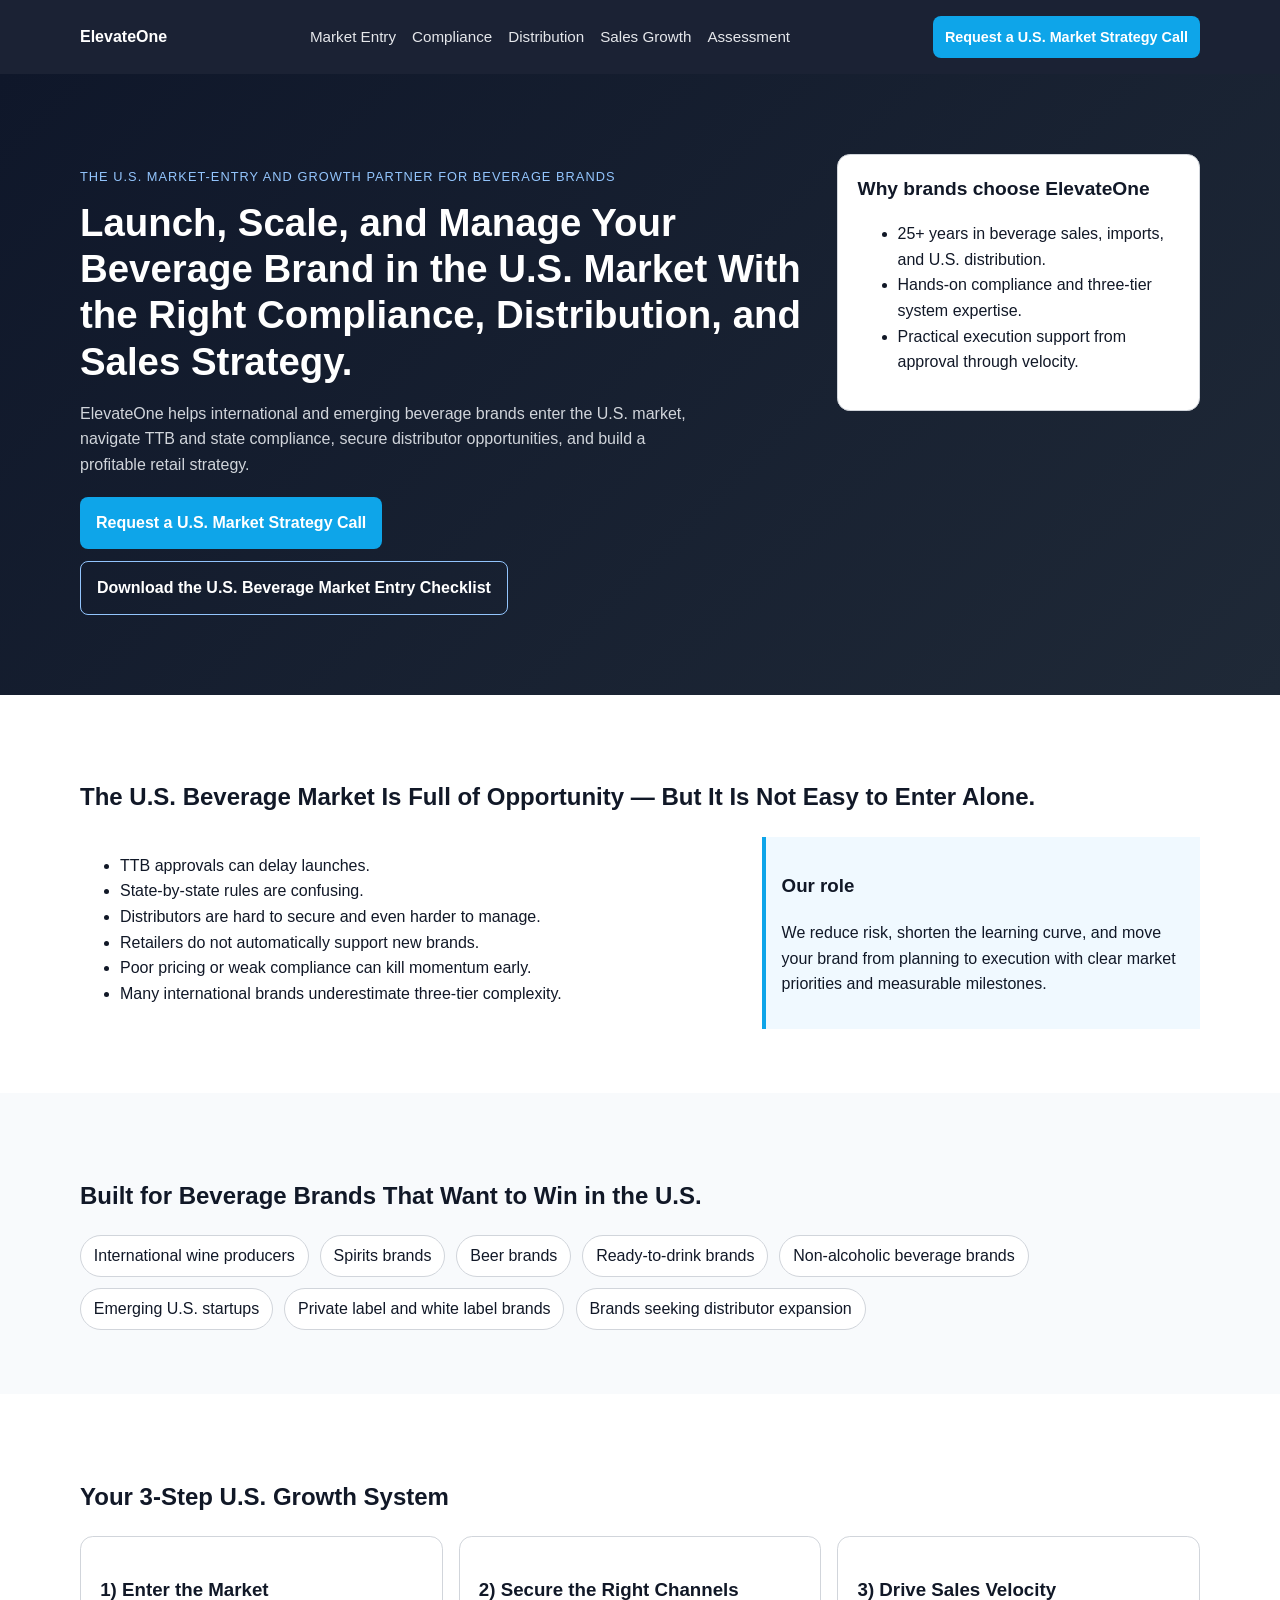
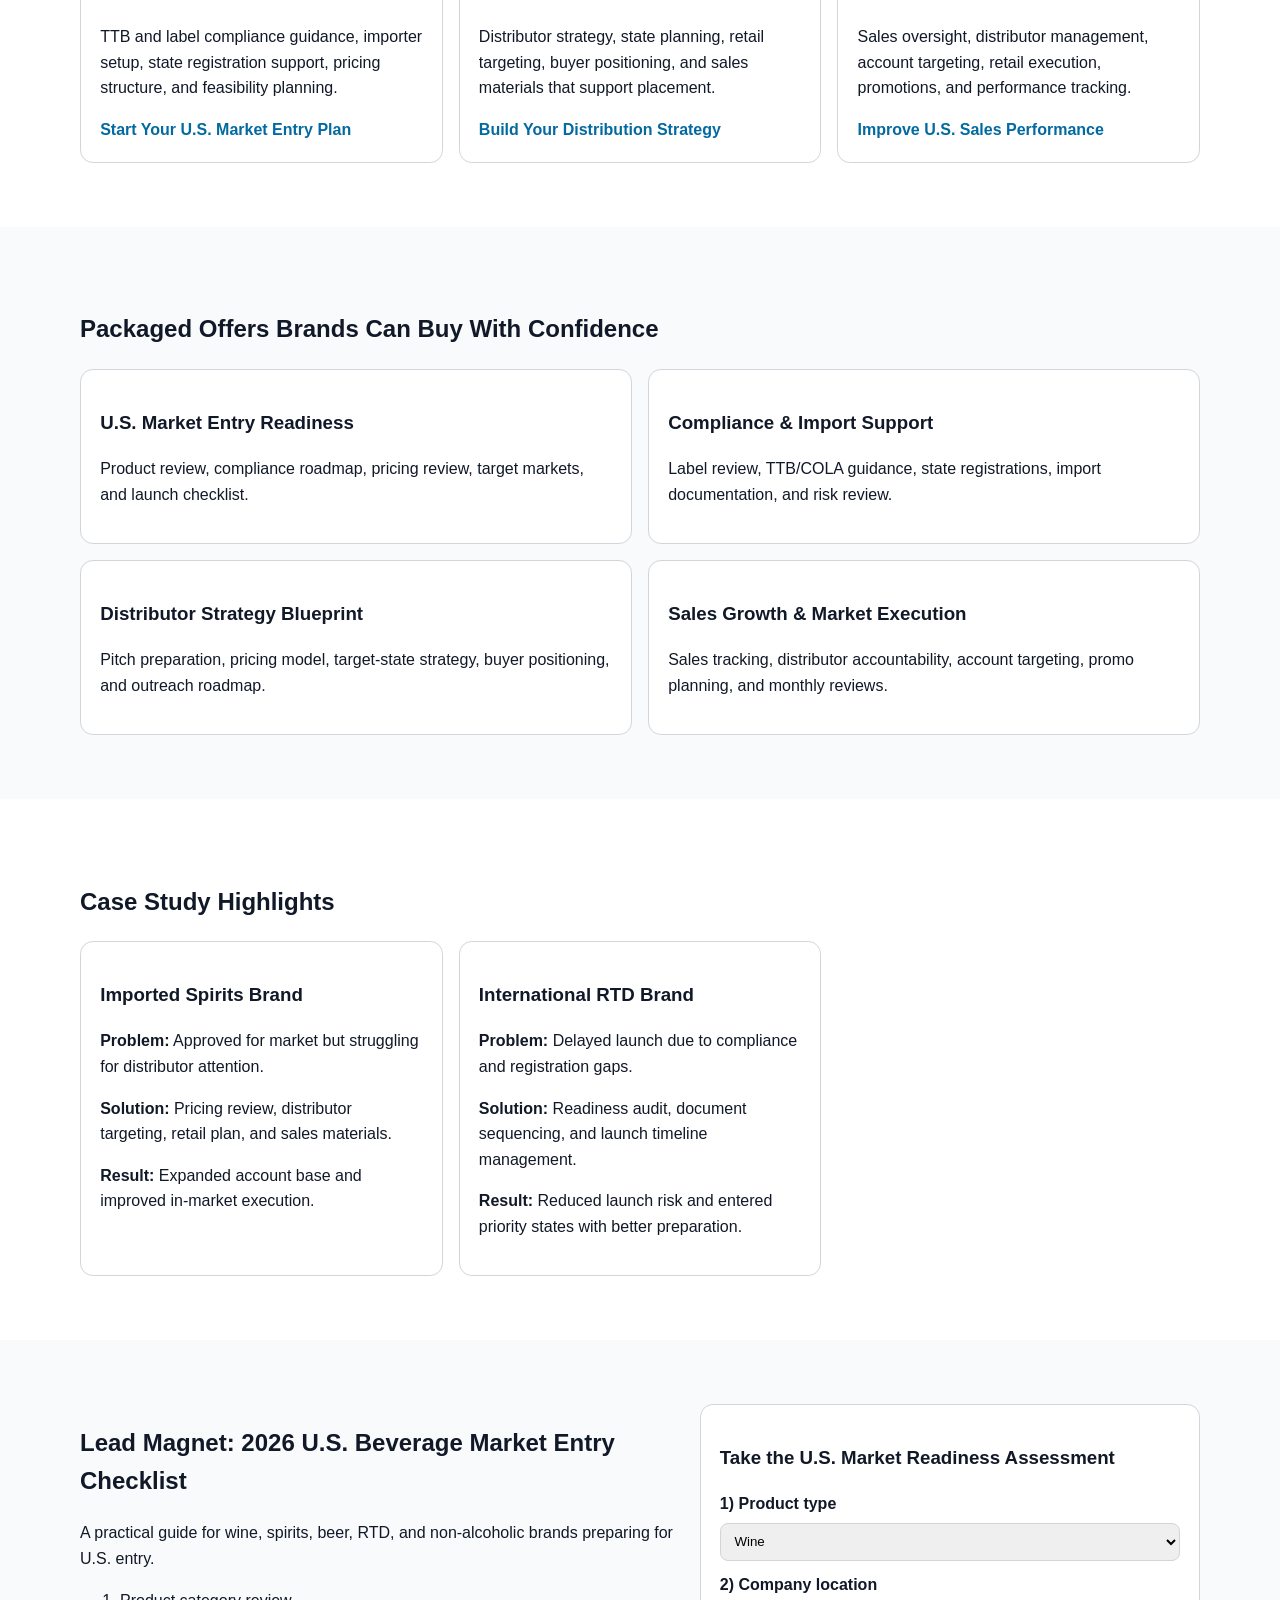
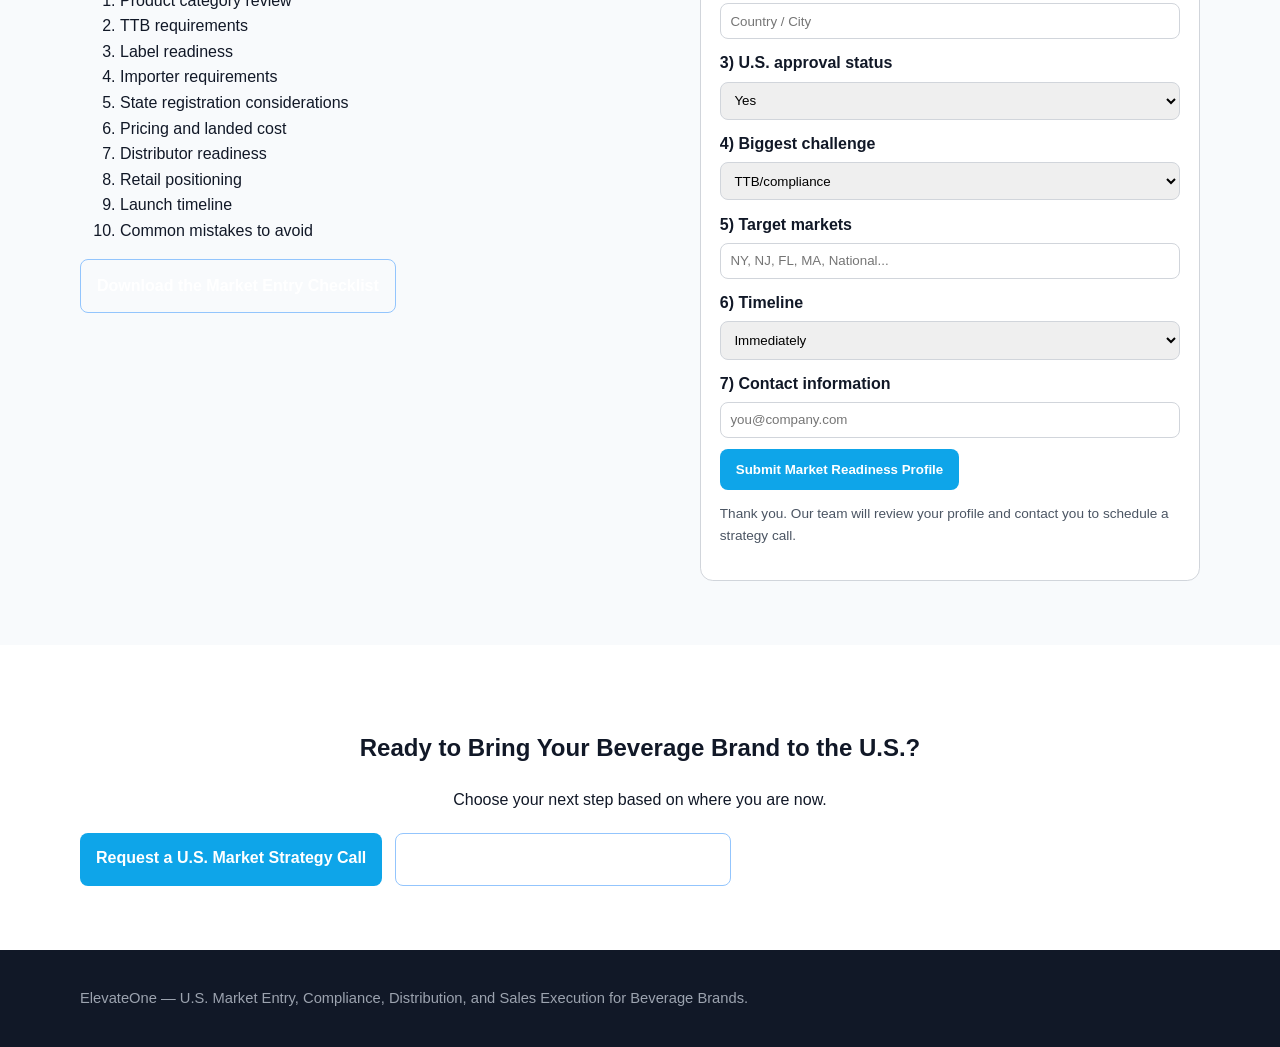
<file: index.html>
<!DOCTYPE html>
<html lang="en">
<head>
  <meta charset="UTF-8" />
  <meta name="viewport" content="width=device-width, initial-scale=1.0" />
  <title>ElevateOne | U.S. Beverage Market Entry & Growth</title>
  <link rel="stylesheet" href="styles.css" />
</head>
<body>
  <header class="site-header">
    <div class="container nav-wrap">
      <div class="logo">ElevateOne</div>
      <nav>
        <a href="#market-entry">Market Entry</a>
        <a href="#compliance">Compliance</a>
        <a href="#distribution">Distribution</a>
        <a href="#sales">Sales Growth</a>
        <a href="#readiness">Assessment</a>
      </nav>
      <a class="btn btn-small" href="#strategy-call">Request a U.S. Market Strategy Call</a>
    </div>
  </header>

  <main>
    <section class="hero">
      <div class="container hero-grid">
        <div>
          <p class="eyebrow">The U.S. market-entry and growth partner for beverage brands</p>
          <h1>Launch, Scale, and Manage Your Beverage Brand in the U.S. Market With the Right Compliance, Distribution, and Sales Strategy.</h1>
          <p class="subheadline">ElevateOne helps international and emerging beverage brands enter the U.S. market, navigate TTB and state compliance, secure distributor opportunities, and build a profitable retail strategy.</p>
          <div class="cta-row">
            <a class="btn" href="#strategy-call">Request a U.S. Market Strategy Call</a>
            <a class="btn btn-secondary" href="#resources">Download the U.S. Beverage Market Entry Checklist</a>
          </div>
        </div>
        <aside class="card quick-proof">
          <h2>Why brands choose ElevateOne</h2>
          <ul>
            <li>25+ years in beverage sales, imports, and U.S. distribution.</li>
            <li>Hands-on compliance and three-tier system expertise.</li>
            <li>Practical execution support from approval through velocity.</li>
          </ul>
        </aside>
      </div>
    </section>

    <section class="section" id="problems">
      <div class="container">
        <h2>The U.S. Beverage Market Is Full of Opportunity — But It Is Not Easy to Enter Alone.</h2>
        <div class="grid-2">
          <ul>
            <li>TTB approvals can delay launches.</li>
            <li>State-by-state rules are confusing.</li>
            <li>Distributors are hard to secure and even harder to manage.</li>
            <li>Retailers do not automatically support new brands.</li>
            <li>Poor pricing or weak compliance can kill momentum early.</li>
            <li>Many international brands underestimate three-tier complexity.</li>
          </ul>
          <div class="callout">
            <h3>Our role</h3>
            <p>We reduce risk, shorten the learning curve, and move your brand from planning to execution with clear market priorities and measurable milestones.</p>
          </div>
        </div>
      </div>
    </section>

    <section class="section alt" id="who-we-help">
      <div class="container">
        <h2>Built for Beverage Brands That Want to Win in the U.S.</h2>
        <div class="pill-grid">
          <span>International wine producers</span>
          <span>Spirits brands</span>
          <span>Beer brands</span>
          <span>Ready-to-drink brands</span>
          <span>Non-alcoholic beverage brands</span>
          <span>Emerging U.S. startups</span>
          <span>Private label and white label brands</span>
          <span>Brands seeking distributor expansion</span>
        </div>
      </div>
    </section>

    <section class="section" id="journey">
      <div class="container">
        <h2>Your 3-Step U.S. Growth System</h2>
        <div class="cards">
          <article class="card" id="market-entry">
            <h3>1) Enter the Market</h3>
            <p>TTB and label compliance guidance, importer setup, state registration support, pricing structure, and feasibility planning.</p>
            <a href="#strategy-call">Start Your U.S. Market Entry Plan</a>
          </article>
          <article class="card" id="distribution">
            <h3>2) Secure the Right Channels</h3>
            <p>Distributor strategy, state planning, retail targeting, buyer positioning, and sales materials that support placement.</p>
            <a href="#strategy-call">Build Your Distribution Strategy</a>
          </article>
          <article class="card" id="sales">
            <h3>3) Drive Sales Velocity</h3>
            <p>Sales oversight, distributor management, account targeting, retail execution, promotions, and performance tracking.</p>
            <a href="#strategy-call">Improve U.S. Sales Performance</a>
          </article>
        </div>
      </div>
    </section>

    <section class="section alt" id="service-packages">
      <div class="container">
        <h2>Packaged Offers Brands Can Buy With Confidence</h2>
        <div class="cards">
          <article class="card"><h3>U.S. Market Entry Readiness</h3><p>Product review, compliance roadmap, pricing review, target markets, and launch checklist.</p></article>
          <article class="card" id="compliance"><h3>Compliance & Import Support</h3><p>Label review, TTB/COLA guidance, state registrations, import documentation, and risk review.</p></article>
          <article class="card"><h3>Distributor Strategy Blueprint</h3><p>Pitch preparation, pricing model, target-state strategy, buyer positioning, and outreach roadmap.</p></article>
          <article class="card"><h3>Sales Growth & Market Execution</h3><p>Sales tracking, distributor accountability, account targeting, promo planning, and monthly reviews.</p></article>
        </div>
      </div>
    </section>

    <section class="section" id="case-studies">
      <div class="container">
        <h2>Case Study Highlights</h2>
        <div class="cards">
          <article class="card">
            <h3>Imported Spirits Brand</h3>
            <p><strong>Problem:</strong> Approved for market but struggling for distributor attention.</p>
            <p><strong>Solution:</strong> Pricing review, distributor targeting, retail plan, and sales materials.</p>
            <p><strong>Result:</strong> Expanded account base and improved in-market execution.</p>
          </article>
          <article class="card">
            <h3>International RTD Brand</h3>
            <p><strong>Problem:</strong> Delayed launch due to compliance and registration gaps.</p>
            <p><strong>Solution:</strong> Readiness audit, document sequencing, and launch timeline management.</p>
            <p><strong>Result:</strong> Reduced launch risk and entered priority states with better preparation.</p>
          </article>
        </div>
      </div>
    </section>

    <section class="section alt" id="resources">
      <div class="container split">
        <div>
          <h2>Lead Magnet: 2026 U.S. Beverage Market Entry Checklist</h2>
          <p>A practical guide for wine, spirits, beer, RTD, and non-alcoholic brands preparing for U.S. entry.</p>
          <ol>
            <li>Product category review</li>
            <li>TTB requirements</li>
            <li>Label readiness</li>
            <li>Importer requirements</li>
            <li>State registration considerations</li>
            <li>Pricing and landed cost</li>
            <li>Distributor readiness</li>
            <li>Retail positioning</li>
            <li>Launch timeline</li>
            <li>Common mistakes to avoid</li>
          </ol>
          <a class="btn btn-secondary" href="#">Download the Market Entry Checklist</a>
        </div>
        <form class="card" id="readiness">
          <h3>Take the U.S. Market Readiness Assessment</h3>
          <label>1) Product type
            <select><option>Wine</option><option>Spirits</option><option>Beer</option><option>RTD</option><option>Non-alcoholic</option><option>Other</option></select>
          </label>
          <label>2) Company location <input type="text" placeholder="Country / City" /></label>
          <label>3) U.S. approval status
            <select><option>Yes</option><option>No</option><option>In process</option><option>Not sure</option></select>
          </label>
          <label>4) Biggest challenge
            <select><option>TTB/compliance</option><option>Finding an importer</option><option>Finding distributors</option><option>Retail sales</option><option>Pricing</option><option>Marketing</option><option>Managing current distributors</option></select>
          </label>
          <label>5) Target markets <input type="text" placeholder="NY, NJ, FL, MA, National..." /></label>
          <label>6) Timeline
            <select><option>Immediately</option><option>1–3 months</option><option>3–6 months</option><option>6+ months</option></select>
          </label>
          <label>7) Contact information <input type="email" placeholder="you@company.com" /></label>
          <button type="button" class="btn">Submit Market Readiness Profile</button>
          <p class="small">Thank you. Our team will review your profile and contact you to schedule a strategy call.</p>
        </form>
      </div>
    </section>

    <section class="section" id="strategy-call">
      <div class="container center">
        <h2>Ready to Bring Your Beverage Brand to the U.S.?</h2>
        <p>Choose your next step based on where you are now.</p>
        <div class="cta-row center">
          <a class="btn" href="#">Request a U.S. Market Strategy Call</a>
          <a class="btn btn-secondary" href="#readiness">Take the Market Readiness Assessment</a>
        </div>
      </div>
    </section>
  </main>

  <footer class="site-footer">
    <div class="container">
      <p>ElevateOne — U.S. Market Entry, Compliance, Distribution, and Sales Execution for Beverage Brands.</p>
    </div>
  </footer>
</body>
</html>
</file>
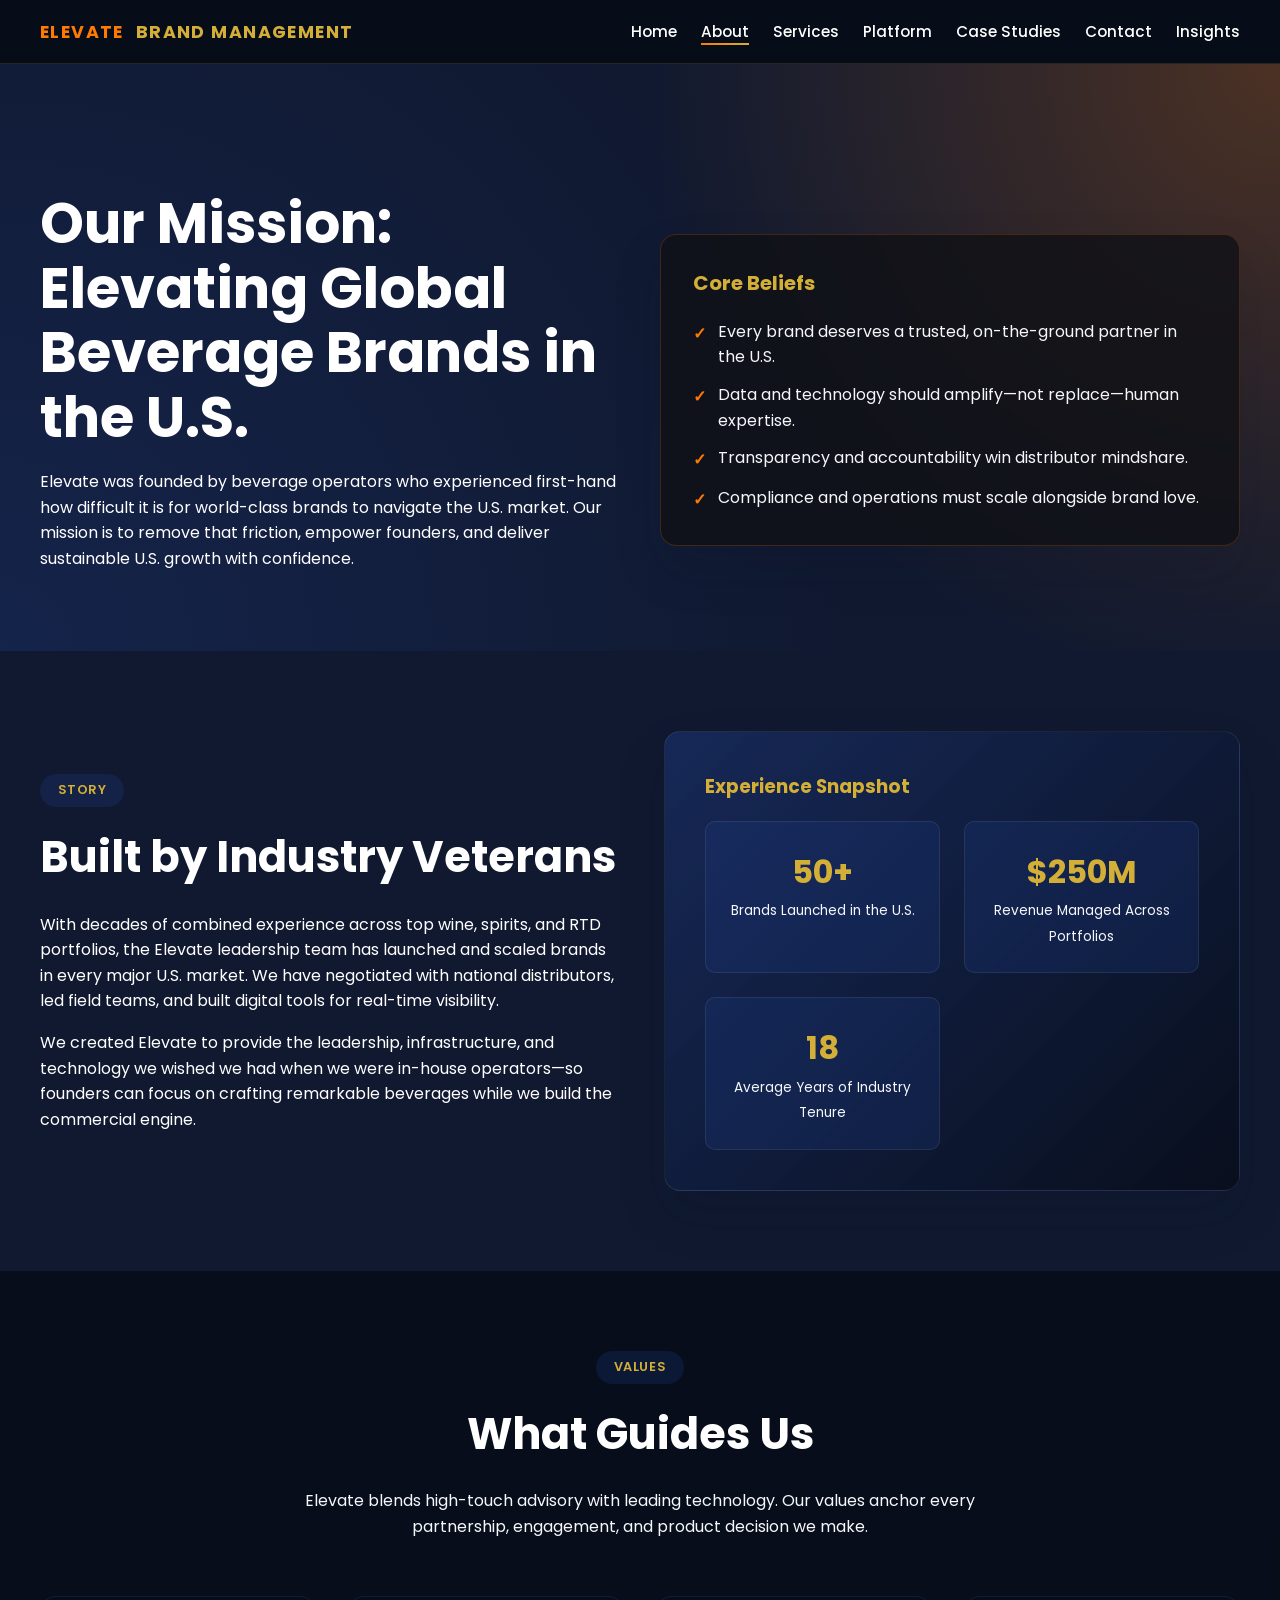
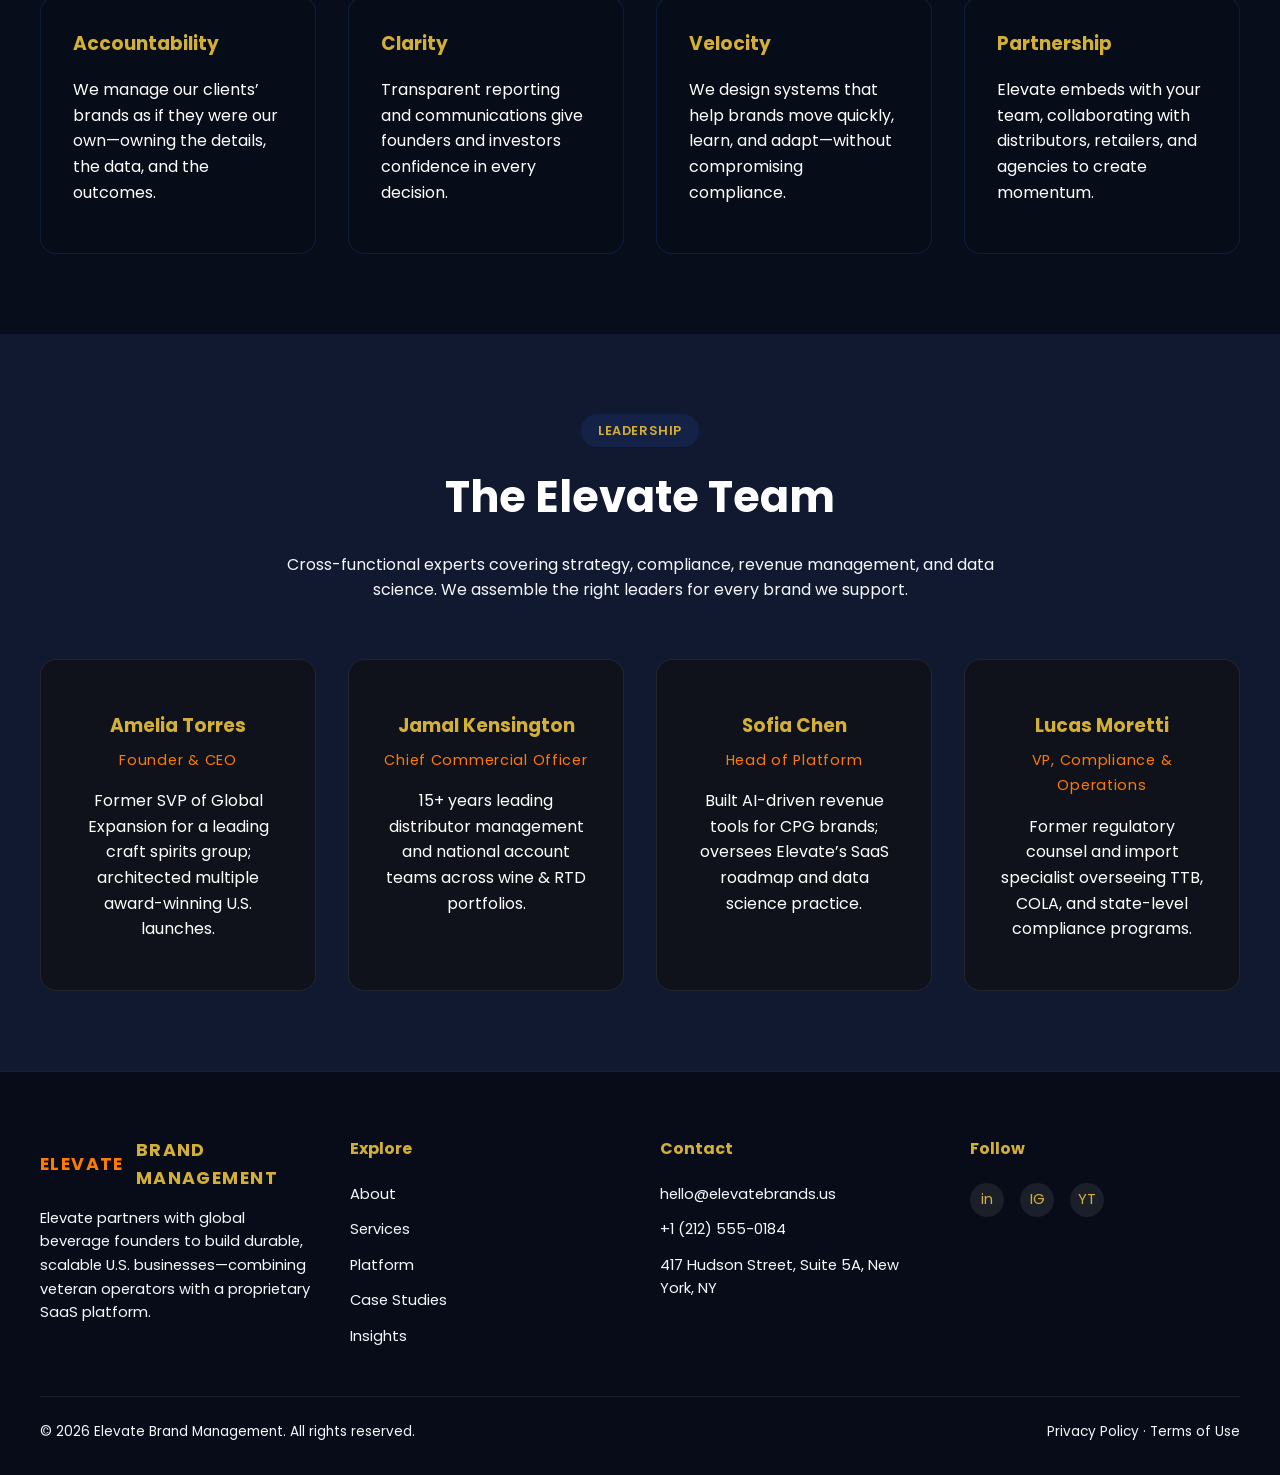
<file: about.html>
<!DOCTYPE html>
<html lang="en">
  <head>
    <meta charset="UTF-8" />
    <meta name="viewport" content="width=device-width, initial-scale=1.0" />
    <title>About Elevate | Global Beverage Expansion Partners</title>
    <link rel="preconnect" href="https://fonts.googleapis.com" />
    <link rel="preconnect" href="https://fonts.gstatic.com" crossorigin />
    <link
      href="https://fonts.googleapis.com/css2?family=Poppins:wght@400;500;600;700&family=Source+Sans+Pro:wght@400;600&display=swap"
      rel="stylesheet"
    />
    <link rel="stylesheet" href="assets/css/styles.css" />
  </head>
  <body>
    <header>
      <div class="container navbar">
        <a class="nav-brand" href="index.html">
          <span>Elevate</span> Brand Management
        </a>
        <nav>
          <button class="nav-toggle" aria-label="Toggle navigation">
            <span></span>
            <span></span>
            <span></span>
          </button>
          <ul class="nav-links">
            <li><a href="index.html">Home</a></li>
            <li><a href="about.html">About</a></li>
            <li><a href="services.html">Services</a></li>
            <li><a href="platform.html">Platform</a></li>
            <li><a href="case-studies.html">Case Studies</a></li>
            <li><a href="contact.html">Contact</a></li>
            <li><a href="blog.html">Insights</a></li>
          </ul>
        </nav>
      </div>
    </header>

    <main>
      <section class="hero" style="padding-bottom: 4rem">
        <div class="container hero-content">
          <div class="hero-text">
            <h1>Our Mission: Elevating Global Beverage Brands in the U.S.</h1>
            <p>
              Elevate was founded by beverage operators who experienced first-hand how difficult it is
              for world-class brands to navigate the U.S. market. Our mission is to remove that
              friction, empower founders, and deliver sustainable U.S. growth with confidence.
            </p>
          </div>
          <div class="hero-card">
            <h3>Core Beliefs</h3>
            <ul class="list">
              <li>Every brand deserves a trusted, on-the-ground partner in the U.S.</li>
              <li>Data and technology should amplify—not replace—human expertise.</li>
              <li>Transparency and accountability win distributor mindshare.</li>
              <li>Compliance and operations must scale alongside brand love.</li>
            </ul>
          </div>
        </div>
      </section>

      <section class="section">
        <div class="container split">
          <div>
            <span class="section-label">Story</span>
            <h2>Built by Industry Veterans</h2>
            <p>
              With decades of combined experience across top wine, spirits, and RTD portfolios, the
              Elevate leadership team has launched and scaled brands in every major U.S. market. We
              have negotiated with national distributors, led field teams, and built digital tools for
              real-time visibility.
            </p>
            <p>
              We created Elevate to provide the leadership, infrastructure, and technology we wished we
              had when we were in-house operators—so founders can focus on crafting remarkable
              beverages while we build the commercial engine.
            </p>
          </div>
          <div class="data-visual">
            <h3>Experience Snapshot</h3>
            <div class="stat-grid">
              <div class="stat">
                <h4>50+</h4>
                <span>Brands Launched in the U.S.</span>
              </div>
              <div class="stat">
                <h4>$250M</h4>
                <span>Revenue Managed Across Portfolios</span>
              </div>
              <div class="stat">
                <h4>18</h4>
                <span>Average Years of Industry Tenure</span>
              </div>
            </div>
          </div>
        </div>
      </section>

      <section class="section" style="background: rgba(7, 12, 24, 0.92)">
        <div class="container">
          <div class="section-header">
            <span class="section-label">Values</span>
            <h2>What Guides Us</h2>
            <p class="section-intro">
              Elevate blends high-touch advisory with leading technology. Our values anchor every
              partnership, engagement, and product decision we make.
            </p>
          </div>
          <div class="values-grid">
            <article class="value-card">
              <h3>Accountability</h3>
              <p>
                We manage our clients’ brands as if they were our own—owning the details, the data, and
                the outcomes.
              </p>
            </article>
            <article class="value-card">
              <h3>Clarity</h3>
              <p>
                Transparent reporting and communications give founders and investors confidence in every
                decision.
              </p>
            </article>
            <article class="value-card">
              <h3>Velocity</h3>
              <p>
                We design systems that help brands move quickly, learn, and adapt—without compromising
                compliance.
              </p>
            </article>
            <article class="value-card">
              <h3>Partnership</h3>
              <p>
                Elevate embeds with your team, collaborating with distributors, retailers, and agencies
                to create momentum.
              </p>
            </article>
          </div>
        </div>
      </section>

      <section class="section">
        <div class="container">
          <div class="section-header">
            <span class="section-label">Leadership</span>
            <h2>The Elevate Team</h2>
            <p class="section-intro">
              Cross-functional experts covering strategy, compliance, revenue management, and data
              science. We assemble the right leaders for every brand we support.
            </p>
          </div>
          <div class="team-grid">
            <article class="team-card">
              <h3>Amelia Torres</h3>
              <span>Founder & CEO</span>
              <p>
                Former SVP of Global Expansion for a leading craft spirits group; architected multiple
                award-winning U.S. launches.
              </p>
            </article>
            <article class="team-card">
              <h3>Jamal Kensington</h3>
              <span>Chief Commercial Officer</span>
              <p>
                15+ years leading distributor management and national account teams across wine & RTD
                portfolios.
              </p>
            </article>
            <article class="team-card">
              <h3>Sofia Chen</h3>
              <span>Head of Platform</span>
              <p>
                Built AI-driven revenue tools for CPG brands; oversees Elevate’s SaaS roadmap and data
                science practice.
              </p>
            </article>
            <article class="team-card">
              <h3>Lucas Moretti</h3>
              <span>VP, Compliance & Operations</span>
              <p>
                Former regulatory counsel and import specialist overseeing TTB, COLA, and state-level
                compliance programs.
              </p>
            </article>
          </div>
        </div>
      </section>
    </main>

    <footer>
      <div class="container">
        <div class="footer-grid">
          <div>
            <a class="nav-brand" href="index.html">
              <span>Elevate</span> Brand Management
            </a>
            <p>
              Elevate partners with global beverage founders to build durable, scalable U.S.
              businesses—combining veteran operators with a proprietary SaaS platform.
            </p>
          </div>
          <div>
            <h4>Explore</h4>
            <ul>
              <li><a href="about.html">About</a></li>
              <li><a href="services.html">Services</a></li>
              <li><a href="platform.html">Platform</a></li>
              <li><a href="case-studies.html">Case Studies</a></li>
              <li><a href="blog.html">Insights</a></li>
            </ul>
          </div>
          <div>
            <h4>Contact</h4>
            <ul>
              <li>hello@elevatebrands.us</li>
              <li>+1 (212) 555-0184</li>
              <li>417 Hudson Street, Suite 5A, New York, NY</li>
            </ul>
          </div>
          <div>
            <h4>Follow</h4>
            <div class="socials">
              <a href="#" aria-label="LinkedIn">in</a>
              <a href="#" aria-label="Instagram">IG</a>
              <a href="#" aria-label="YouTube">YT</a>
            </div>
          </div>
        </div>
        <div class="footer-bottom">
          <span>© <span id="year"></span> Elevate Brand Management. All rights reserved.</span>
          <span>Privacy Policy · Terms of Use</span>
        </div>
      </div>
    </footer>

    <script src="assets/js/main.js"></script>
    <script>
      document.getElementById('year').textContent = new Date().getFullYear();
    </script>
  </body>
</html>
</file>
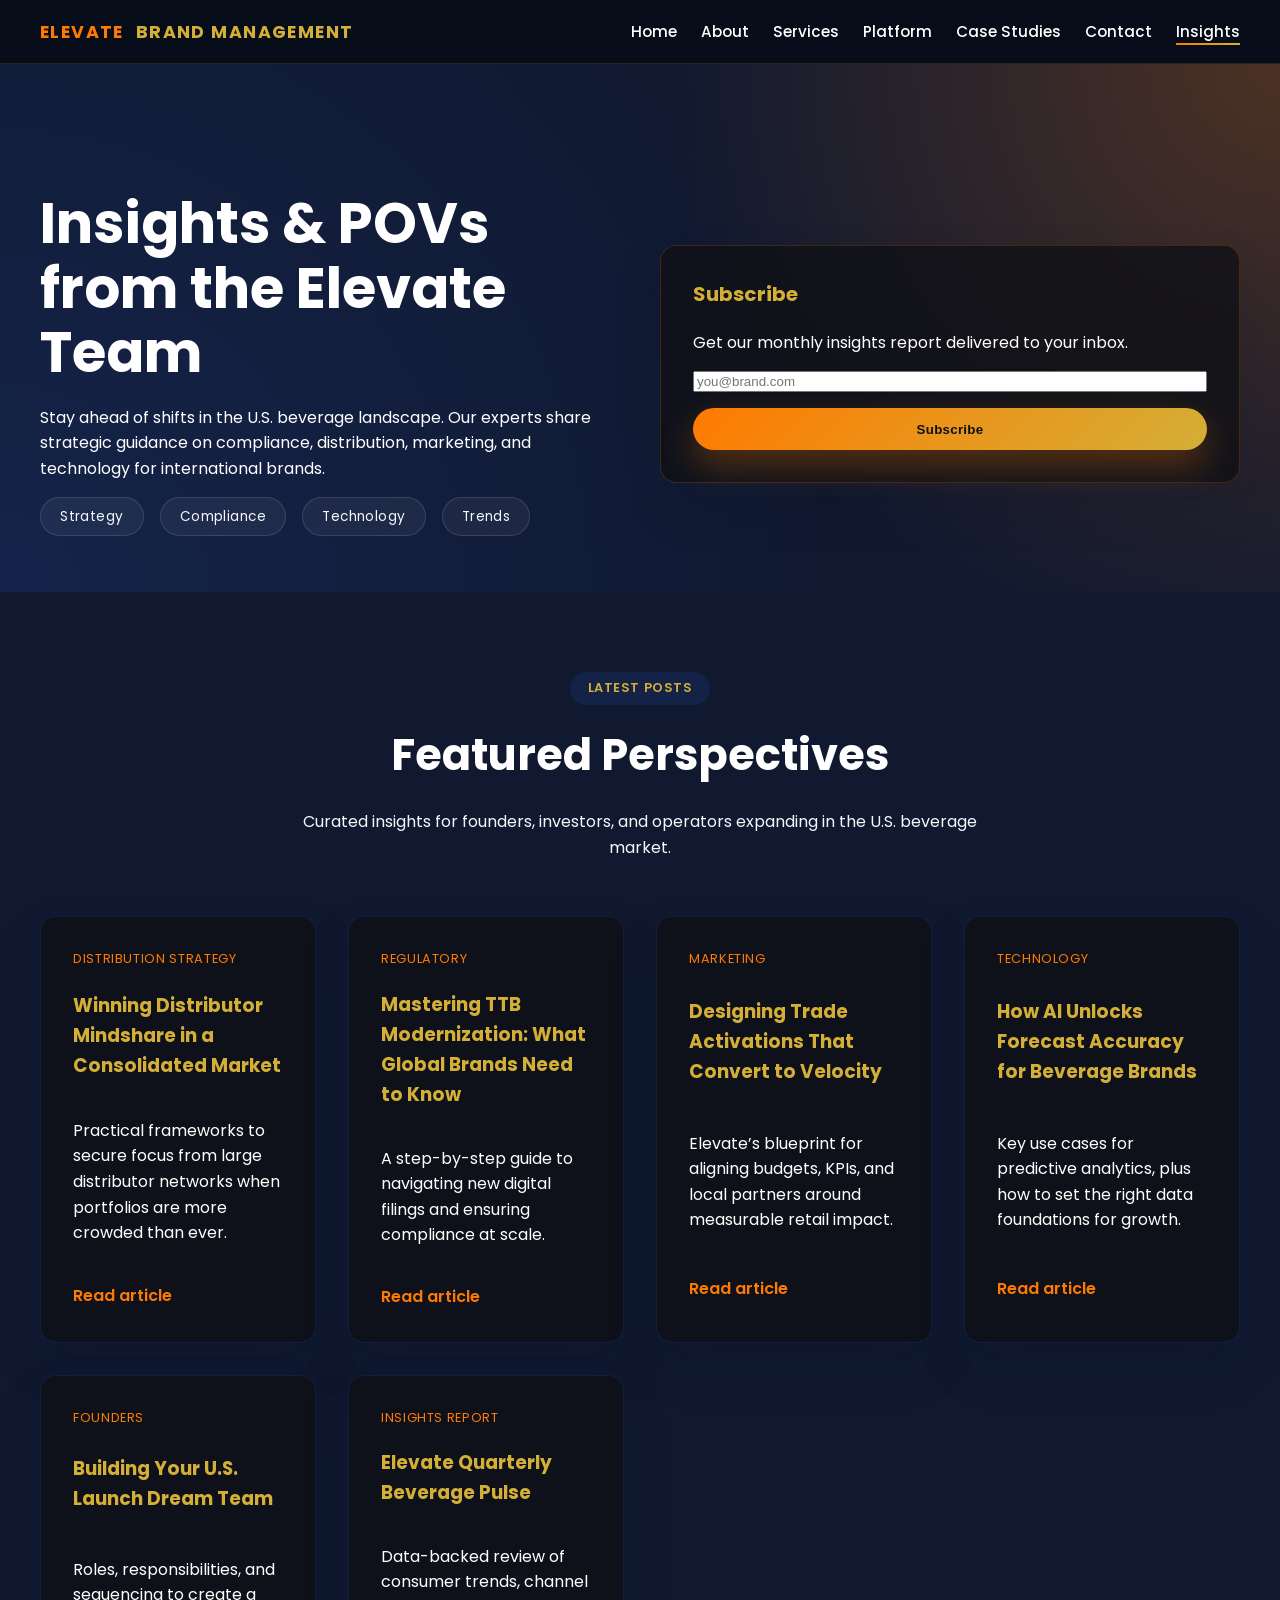
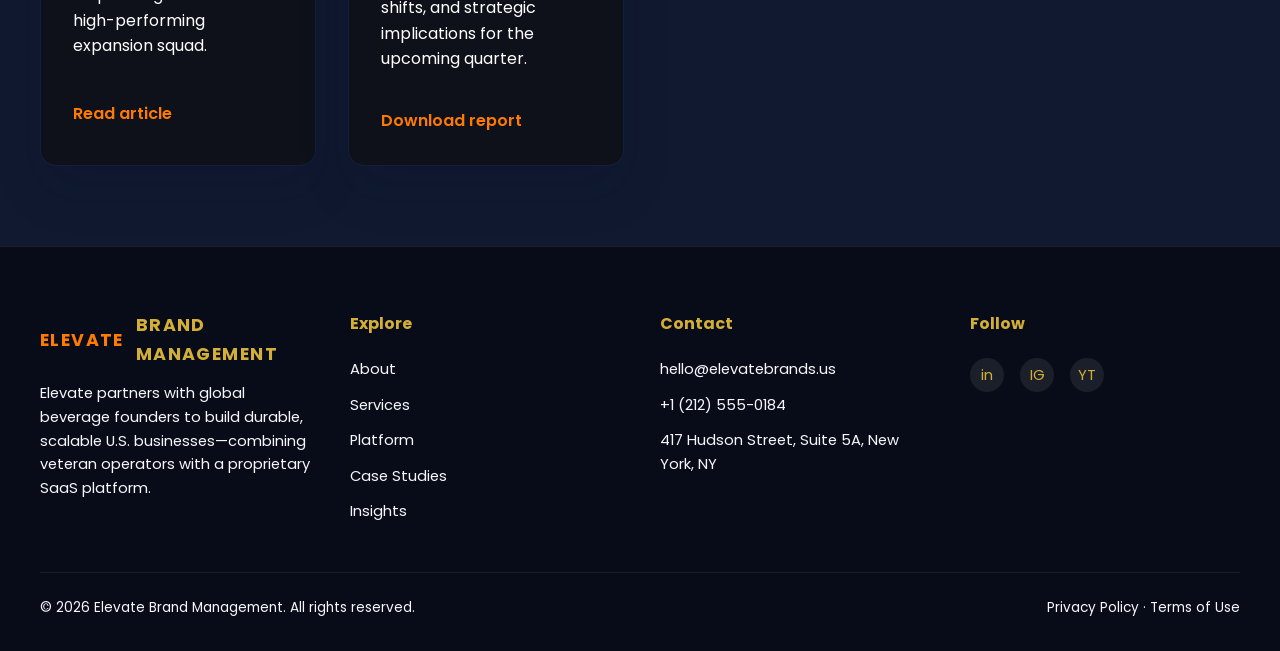
<file: blog.html>
<!DOCTYPE html>
<html lang="en">
  <head>
    <meta charset="UTF-8" />
    <meta name="viewport" content="width=device-width, initial-scale=1.0" />
    <title>Insights | Elevate Perspectives on the U.S. Beverage Market</title>
    <link rel="preconnect" href="https://fonts.googleapis.com" />
    <link rel="preconnect" href="https://fonts.gstatic.com" crossorigin />
    <link
      href="https://fonts.googleapis.com/css2?family=Poppins:wght@400;500;600;700&family=Source+Sans+Pro:wght@400;600&display=swap"
      rel="stylesheet"
    />
    <link rel="stylesheet" href="assets/css/styles.css" />
  </head>
  <body>
    <header>
      <div class="container navbar">
        <a class="nav-brand" href="index.html">
          <span>Elevate</span> Brand Management
        </a>
        <nav>
          <button class="nav-toggle" aria-label="Toggle navigation">
            <span></span>
            <span></span>
            <span></span>
          </button>
          <ul class="nav-links">
            <li><a href="index.html">Home</a></li>
            <li><a href="about.html">About</a></li>
            <li><a href="services.html">Services</a></li>
            <li><a href="platform.html">Platform</a></li>
            <li><a href="case-studies.html">Case Studies</a></li>
            <li><a href="contact.html">Contact</a></li>
            <li><a href="blog.html">Insights</a></li>
          </ul>
        </nav>
      </div>
    </header>

    <main>
      <section class="hero" style="padding-bottom: 3.5rem">
        <div class="container hero-content">
          <div class="hero-text">
            <h1>Insights & POVs from the Elevate Team</h1>
            <p>
              Stay ahead of shifts in the U.S. beverage landscape. Our experts share strategic guidance
              on compliance, distribution, marketing, and technology for international brands.
            </p>
            <div class="badge-row">
              <span class="badge">Strategy</span>
              <span class="badge">Compliance</span>
              <span class="badge">Technology</span>
              <span class="badge">Trends</span>
            </div>
          </div>
          <div class="hero-card">
            <h3>Subscribe</h3>
            <p>Get our monthly insights report delivered to your inbox.</p>
            <form class="list" style="gap: 1rem">
              <input type="email" placeholder="you@brand.com" required />
              <button class="btn" type="submit">Subscribe</button>
            </form>
          </div>
        </div>
      </section>

      <section class="section">
        <div class="container">
          <div class="section-header">
            <span class="section-label">Latest Posts</span>
            <h2>Featured Perspectives</h2>
            <p class="section-intro">
              Curated insights for founders, investors, and operators expanding in the U.S. beverage
              market.
            </p>
          </div>
          <div class="blog-list">
            <article class="blog-card">
              <span>Distribution Strategy</span>
              <h3>Winning Distributor Mindshare in a Consolidated Market</h3>
              <p>
                Practical frameworks to secure focus from large distributor networks when portfolios are
                more crowded than ever.
              </p>
              <a href="#">Read article</a>
            </article>
            <article class="blog-card">
              <span>Regulatory</span>
              <h3>Mastering TTB Modernization: What Global Brands Need to Know</h3>
              <p>
                A step-by-step guide to navigating new digital filings and ensuring compliance at scale.
              </p>
              <a href="#">Read article</a>
            </article>
            <article class="blog-card">
              <span>Marketing</span>
              <h3>Designing Trade Activations That Convert to Velocity</h3>
              <p>
                Elevate’s blueprint for aligning budgets, KPIs, and local partners around measurable
                retail impact.
              </p>
              <a href="#">Read article</a>
            </article>
            <article class="blog-card">
              <span>Technology</span>
              <h3>How AI Unlocks Forecast Accuracy for Beverage Brands</h3>
              <p>
                Key use cases for predictive analytics, plus how to set the right data foundations for
                growth.
              </p>
              <a href="#">Read article</a>
            </article>
            <article class="blog-card">
              <span>Founders</span>
              <h3>Building Your U.S. Launch Dream Team</h3>
              <p>
                Roles, responsibilities, and sequencing to create a high-performing expansion squad.
              </p>
              <a href="#">Read article</a>
            </article>
            <article class="blog-card">
              <span>Insights Report</span>
              <h3>Elevate Quarterly Beverage Pulse</h3>
              <p>
                Data-backed review of consumer trends, channel shifts, and strategic implications for the
                upcoming quarter.
              </p>
              <a href="#">Download report</a>
            </article>
          </div>
        </div>
      </section>
    </main>

    <footer>
      <div class="container">
        <div class="footer-grid">
          <div>
            <a class="nav-brand" href="index.html">
              <span>Elevate</span> Brand Management
            </a>
            <p>
              Elevate partners with global beverage founders to build durable, scalable U.S.
              businesses—combining veteran operators with a proprietary SaaS platform.
            </p>
          </div>
          <div>
            <h4>Explore</h4>
            <ul>
              <li><a href="about.html">About</a></li>
              <li><a href="services.html">Services</a></li>
              <li><a href="platform.html">Platform</a></li>
              <li><a href="case-studies.html">Case Studies</a></li>
              <li><a href="blog.html">Insights</a></li>
            </ul>
          </div>
          <div>
            <h4>Contact</h4>
            <ul>
              <li>hello@elevatebrands.us</li>
              <li>+1 (212) 555-0184</li>
              <li>417 Hudson Street, Suite 5A, New York, NY</li>
            </ul>
          </div>
          <div>
            <h4>Follow</h4>
            <div class="socials">
              <a href="#" aria-label="LinkedIn">in</a>
              <a href="#" aria-label="Instagram">IG</a>
              <a href="#" aria-label="YouTube">YT</a>
            </div>
          </div>
        </div>
        <div class="footer-bottom">
          <span>© <span id="year"></span> Elevate Brand Management. All rights reserved.</span>
          <span>Privacy Policy · Terms of Use</span>
        </div>
      </div>
    </footer>

    <script src="assets/js/main.js"></script>
    <script>
      document.getElementById('year').textContent = new Date().getFullYear();
    </script>
  </body>
</html>
</file>
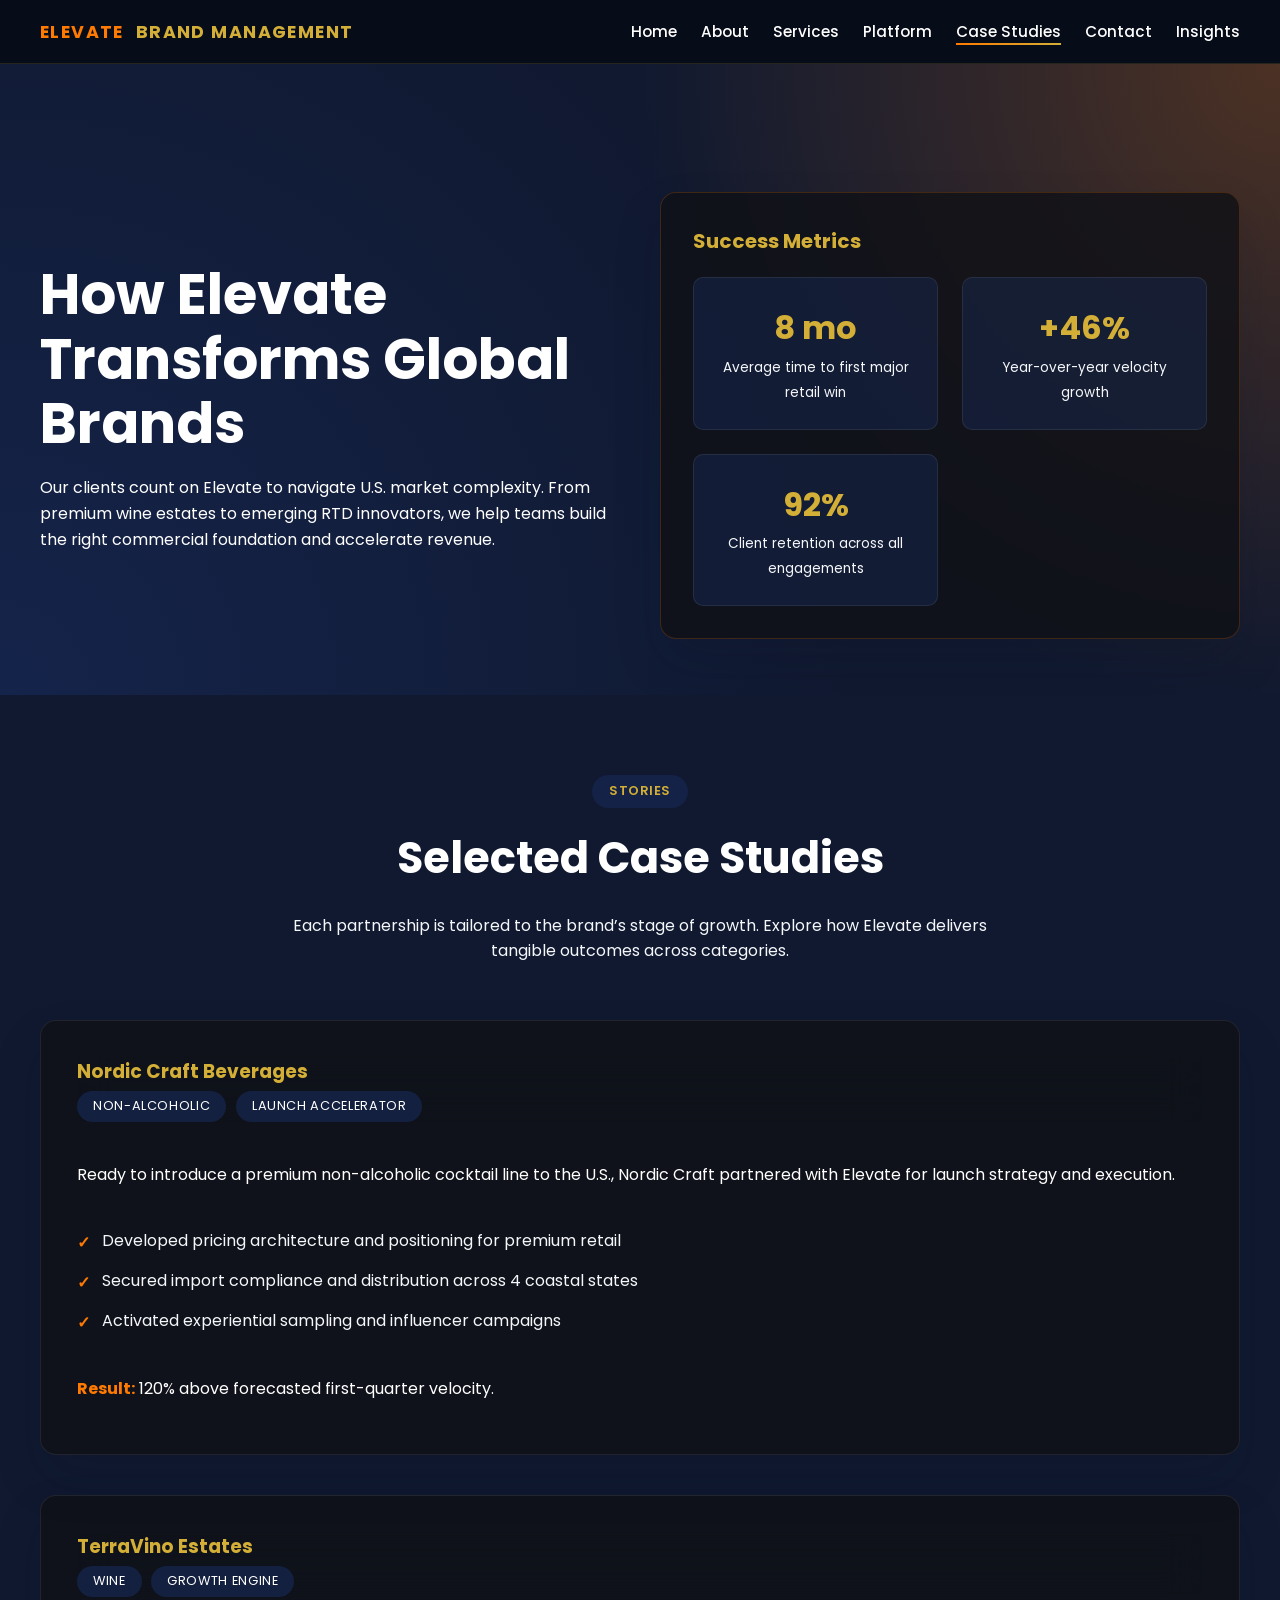
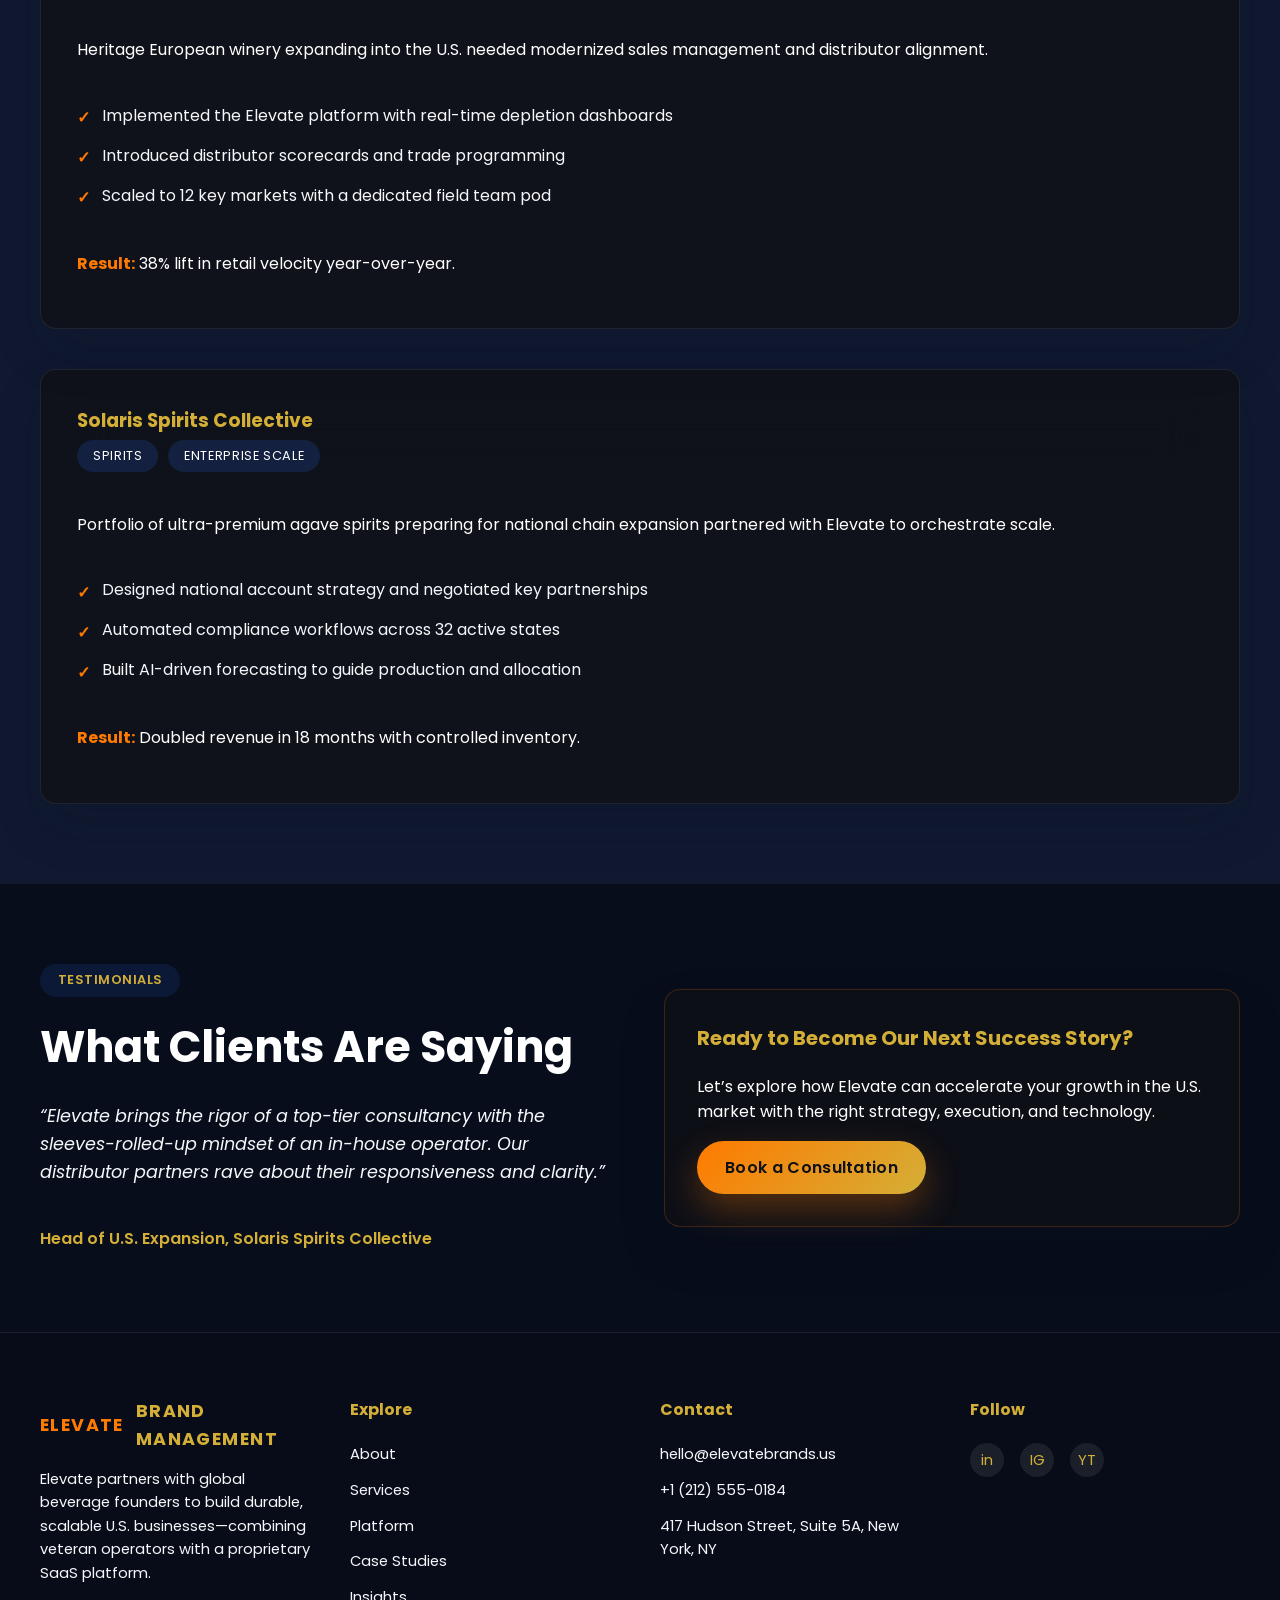
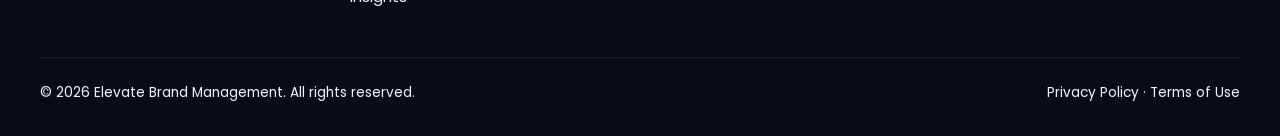
<file: case-studies.html>
<!DOCTYPE html>
<html lang="en">
  <head>
    <meta charset="UTF-8" />
    <meta name="viewport" content="width=device-width, initial-scale=1.0" />
    <title>Case Studies | Elevate Client Success Stories</title>
    <link rel="preconnect" href="https://fonts.googleapis.com" />
    <link rel="preconnect" href="https://fonts.gstatic.com" crossorigin />
    <link
      href="https://fonts.googleapis.com/css2?family=Poppins:wght@400;500;600;700&family=Source+Sans+Pro:wght@400;600&display=swap"
      rel="stylesheet"
    />
    <link rel="stylesheet" href="assets/css/styles.css" />
  </head>
  <body>
    <header>
      <div class="container navbar">
        <a class="nav-brand" href="index.html">
          <span>Elevate</span> Brand Management
        </a>
        <nav>
          <button class="nav-toggle" aria-label="Toggle navigation">
            <span></span>
            <span></span>
            <span></span>
          </button>
          <ul class="nav-links">
            <li><a href="index.html">Home</a></li>
            <li><a href="about.html">About</a></li>
            <li><a href="services.html">Services</a></li>
            <li><a href="platform.html">Platform</a></li>
            <li><a href="case-studies.html">Case Studies</a></li>
            <li><a href="contact.html">Contact</a></li>
            <li><a href="blog.html">Insights</a></li>
          </ul>
        </nav>
      </div>
    </header>

    <main>
      <section class="hero" style="padding-bottom: 3.5rem">
        <div class="container hero-content">
          <div class="hero-text">
            <h1>How Elevate Transforms Global Brands</h1>
            <p>
              Our clients count on Elevate to navigate U.S. market complexity. From premium wine
              estates to emerging RTD innovators, we help teams build the right commercial foundation
              and accelerate revenue.
            </p>
          </div>
          <div class="hero-card">
            <h3>Success Metrics</h3>
            <div class="stat-grid">
              <div class="stat">
                <h4>8 mo</h4>
                <span>Average time to first major retail win</span>
              </div>
              <div class="stat">
                <h4>+46%</h4>
                <span>Year-over-year velocity growth</span>
              </div>
              <div class="stat">
                <h4>92%</h4>
                <span>Client retention across all engagements</span>
              </div>
            </div>
          </div>
        </div>
      </section>

      <section class="section">
        <div class="container">
          <div class="section-header">
            <span class="section-label">Stories</span>
            <h2>Selected Case Studies</h2>
            <p class="section-intro">
              Each partnership is tailored to the brand’s stage of growth. Explore how Elevate delivers
              tangible outcomes across categories.
            </p>
          </div>
          <div class="grid" style="gap: 2.5rem">
            <article class="case-study">
              <header>
                <h3>Nordic Craft Beverages</h3>
                <div class="tags">
                  <span class="tag">Non-Alcoholic</span>
                  <span class="tag">Launch Accelerator</span>
                </div>
              </header>
              <p>
                Ready to introduce a premium non-alcoholic cocktail line to the U.S., Nordic Craft
                partnered with Elevate for launch strategy and execution.
              </p>
              <ul class="list">
                <li>Developed pricing architecture and positioning for premium retail</li>
                <li>Secured import compliance and distribution across 4 coastal states</li>
                <li>Activated experiential sampling and influencer campaigns</li>
              </ul>
              <p><strong>Result:</strong> 120% above forecasted first-quarter velocity.</p>
            </article>

            <article class="case-study">
              <header>
                <h3>TerraVino Estates</h3>
                <div class="tags">
                  <span class="tag">Wine</span>
                  <span class="tag">Growth Engine</span>
                </div>
              </header>
              <p>
                Heritage European winery expanding into the U.S. needed modernized sales management and
                distributor alignment.
              </p>
              <ul class="list">
                <li>Implemented the Elevate platform with real-time depletion dashboards</li>
                <li>Introduced distributor scorecards and trade programming</li>
                <li>Scaled to 12 key markets with a dedicated field team pod</li>
              </ul>
              <p><strong>Result:</strong> 38% lift in retail velocity year-over-year.</p>
            </article>

            <article class="case-study">
              <header>
                <h3>Solaris Spirits Collective</h3>
                <div class="tags">
                  <span class="tag">Spirits</span>
                  <span class="tag">Enterprise Scale</span>
                </div>
              </header>
              <p>
                Portfolio of ultra-premium agave spirits preparing for national chain expansion partnered
                with Elevate to orchestrate scale.
              </p>
              <ul class="list">
                <li>Designed national account strategy and negotiated key partnerships</li>
                <li>Automated compliance workflows across 32 active states</li>
                <li>Built AI-driven forecasting to guide production and allocation</li>
              </ul>
              <p><strong>Result:</strong> Doubled revenue in 18 months with controlled inventory.</p>
            </article>
          </div>
        </div>
      </section>

      <section class="section" style="background: rgba(7, 12, 24, 0.92)">
        <div class="container split">
          <div>
            <span class="section-label">Testimonials</span>
            <h2>What Clients Are Saying</h2>
            <div class="testimonial">
              <blockquote>
                “Elevate brings the rigor of a top-tier consultancy with the sleeves-rolled-up mindset of
                an in-house operator. Our distributor partners rave about their responsiveness and
                clarity.”
              </blockquote>
              <cite>Head of U.S. Expansion, Solaris Spirits Collective</cite>
            </div>
          </div>
          <div class="hero-card">
            <h3>Ready to Become Our Next Success Story?</h3>
            <p>
              Let’s explore how Elevate can accelerate your growth in the U.S. market with the right
              strategy, execution, and technology.
            </p>
            <a class="btn" href="contact.html">Book a Consultation</a>
          </div>
        </div>
      </section>
    </main>

    <footer>
      <div class="container">
        <div class="footer-grid">
          <div>
            <a class="nav-brand" href="index.html">
              <span>Elevate</span> Brand Management
            </a>
            <p>
              Elevate partners with global beverage founders to build durable, scalable U.S.
              businesses—combining veteran operators with a proprietary SaaS platform.
            </p>
          </div>
          <div>
            <h4>Explore</h4>
            <ul>
              <li><a href="about.html">About</a></li>
              <li><a href="services.html">Services</a></li>
              <li><a href="platform.html">Platform</a></li>
              <li><a href="case-studies.html">Case Studies</a></li>
              <li><a href="blog.html">Insights</a></li>
            </ul>
          </div>
          <div>
            <h4>Contact</h4>
            <ul>
              <li>hello@elevatebrands.us</li>
              <li>+1 (212) 555-0184</li>
              <li>417 Hudson Street, Suite 5A, New York, NY</li>
            </ul>
          </div>
          <div>
            <h4>Follow</h4>
            <div class="socials">
              <a href="#" aria-label="LinkedIn">in</a>
              <a href="#" aria-label="Instagram">IG</a>
              <a href="#" aria-label="YouTube">YT</a>
            </div>
          </div>
        </div>
        <div class="footer-bottom">
          <span>© <span id="year"></span> Elevate Brand Management. All rights reserved.</span>
          <span>Privacy Policy · Terms of Use</span>
        </div>
      </div>
    </footer>

    <script src="assets/js/main.js"></script>
    <script>
      document.getElementById('year').textContent = new Date().getFullYear();
    </script>
  </body>
</html>
</file>
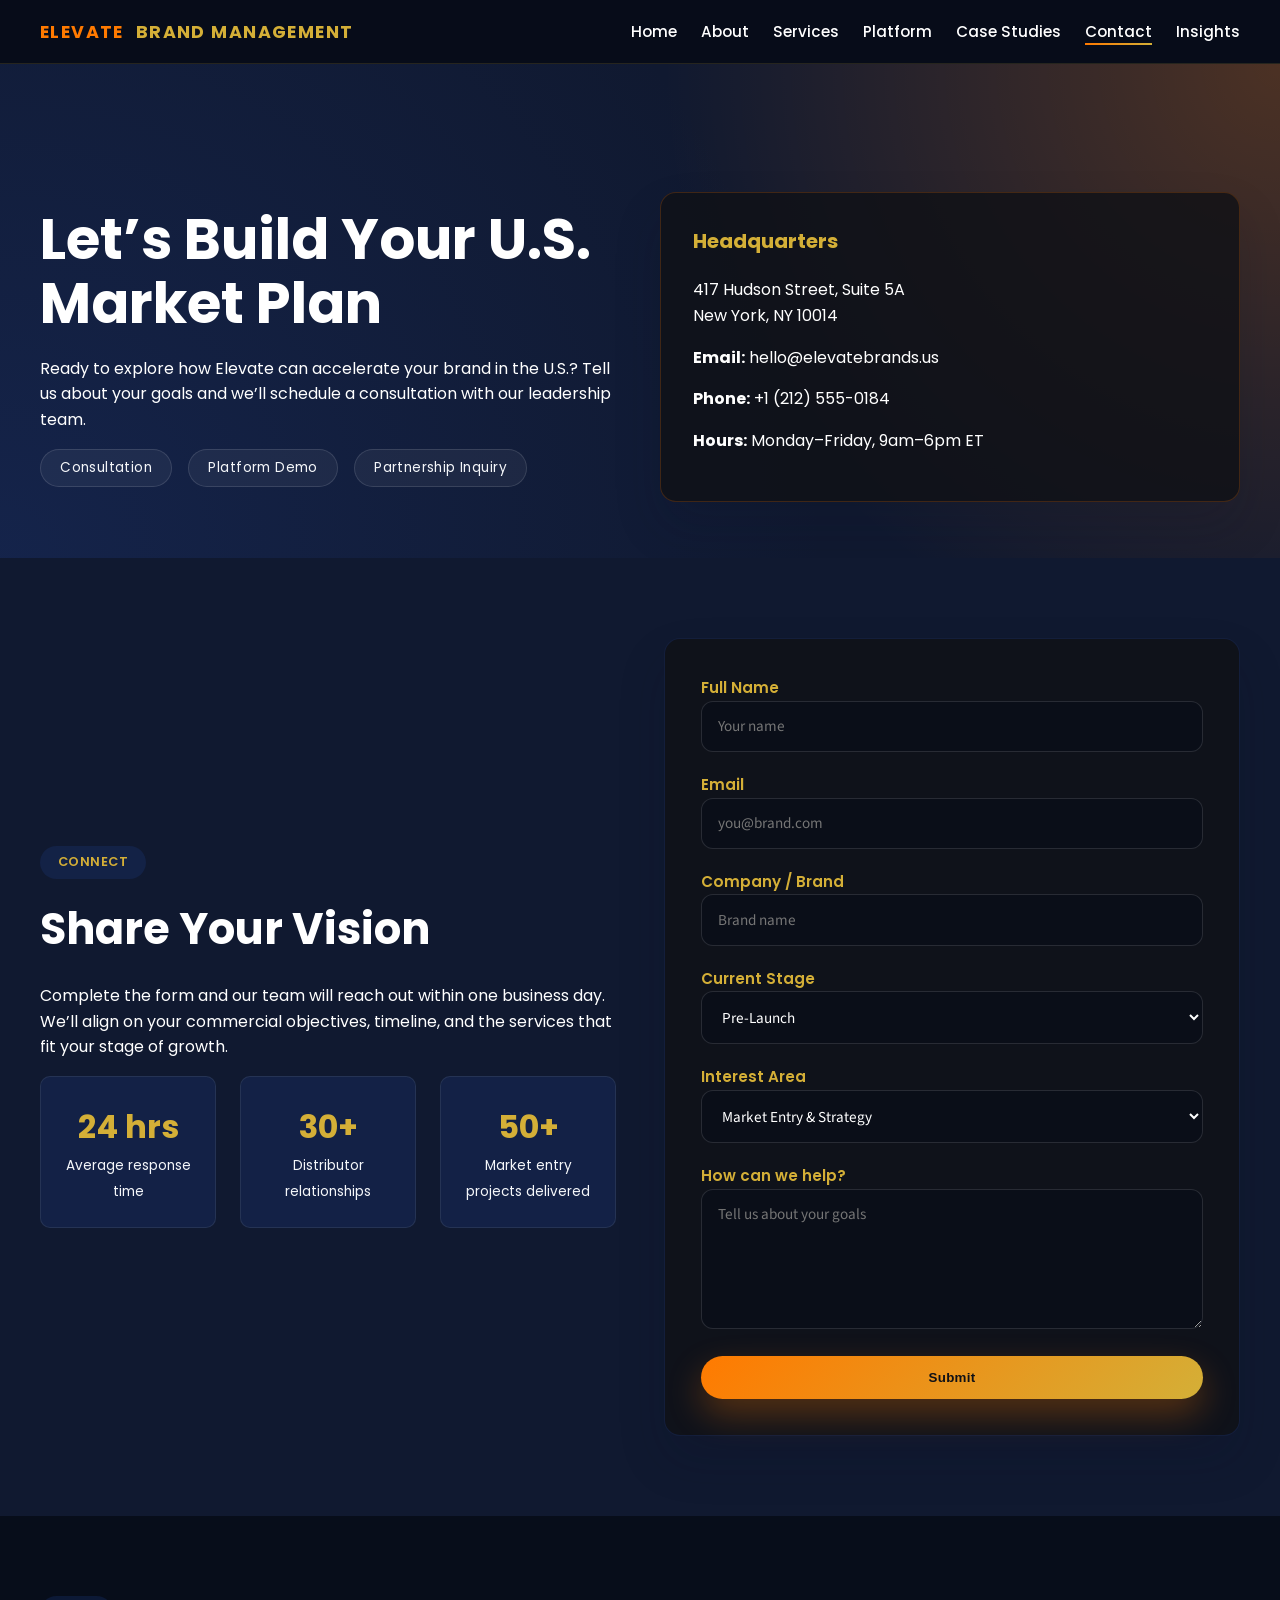
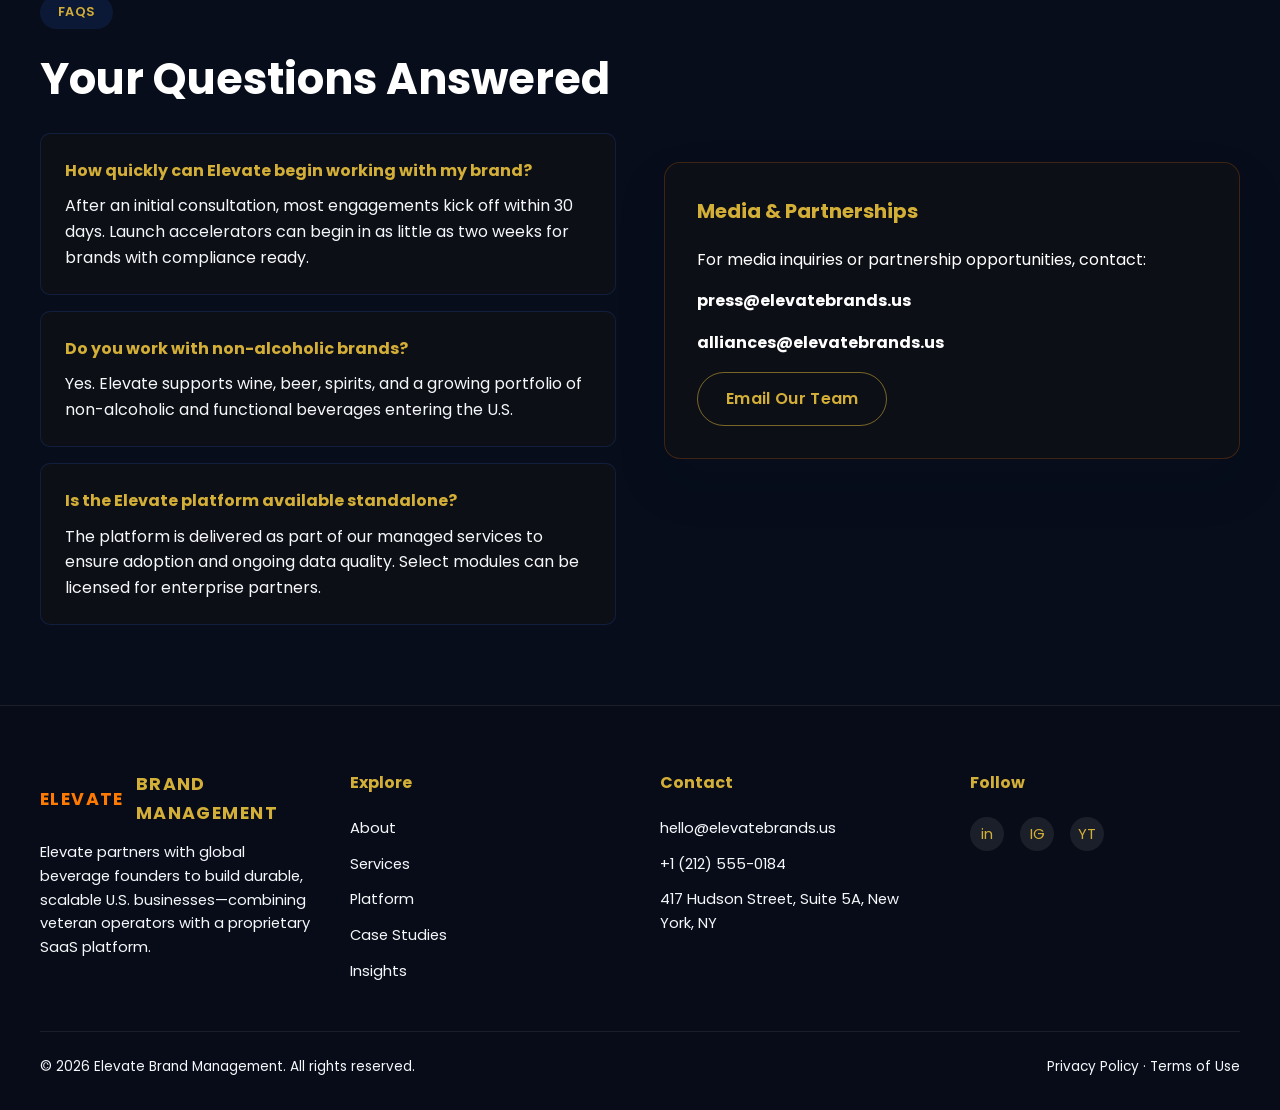
<file: contact.html>
<!DOCTYPE html>
<html lang="en">
  <head>
    <meta charset="UTF-8" />
    <meta name="viewport" content="width=device-width, initial-scale=1.0" />
    <title>Contact Elevate | Start Your U.S. Expansion Plan</title>
    <link rel="preconnect" href="https://fonts.googleapis.com" />
    <link rel="preconnect" href="https://fonts.gstatic.com" crossorigin />
    <link
      href="https://fonts.googleapis.com/css2?family=Poppins:wght@400;500;600;700&family=Source+Sans+Pro:wght@400;600&display=swap"
      rel="stylesheet"
    />
    <link rel="stylesheet" href="assets/css/styles.css" />
  </head>
  <body>
    <header>
      <div class="container navbar">
        <a class="nav-brand" href="index.html">
          <span>Elevate</span> Brand Management
        </a>
        <nav>
          <button class="nav-toggle" aria-label="Toggle navigation">
            <span></span>
            <span></span>
            <span></span>
          </button>
          <ul class="nav-links">
            <li><a href="index.html">Home</a></li>
            <li><a href="about.html">About</a></li>
            <li><a href="services.html">Services</a></li>
            <li><a href="platform.html">Platform</a></li>
            <li><a href="case-studies.html">Case Studies</a></li>
            <li><a href="contact.html">Contact</a></li>
            <li><a href="blog.html">Insights</a></li>
          </ul>
        </nav>
      </div>
    </header>

    <main>
      <section class="hero" style="padding-bottom: 3.5rem">
        <div class="container hero-content">
          <div class="hero-text">
            <h1>Let’s Build Your U.S. Market Plan</h1>
            <p>
              Ready to explore how Elevate can accelerate your brand in the U.S.? Tell us about your
              goals and we’ll schedule a consultation with our leadership team.
            </p>
            <div class="badge-row">
              <span class="badge">Consultation</span>
              <span class="badge">Platform Demo</span>
              <span class="badge">Partnership Inquiry</span>
            </div>
          </div>
          <div class="hero-card">
            <h3>Headquarters</h3>
            <p>417 Hudson Street, Suite 5A<br />New York, NY 10014</p>
            <p><strong>Email:</strong> hello@elevatebrands.us</p>
            <p><strong>Phone:</strong> +1 (212) 555-0184</p>
            <p><strong>Hours:</strong> Monday–Friday, 9am–6pm ET</p>
          </div>
        </div>
      </section>

      <section class="section">
        <div class="container split">
          <div>
            <span class="section-label">Connect</span>
            <h2>Share Your Vision</h2>
            <p>
              Complete the form and our team will reach out within one business day. We’ll align on your
              commercial objectives, timeline, and the services that fit your stage of growth.
            </p>
            <div class="stat-grid">
              <div class="stat">
                <h4>24 hrs</h4>
                <span>Average response time</span>
              </div>
              <div class="stat">
                <h4>30+</h4>
                <span>Distributor relationships</span>
              </div>
              <div class="stat">
                <h4>50+</h4>
                <span>Market entry projects delivered</span>
              </div>
            </div>
          </div>
          <div class="contact-card">
            <form>
              <div>
                <label for="name">Full Name</label>
                <input type="text" id="name" name="name" placeholder="Your name" required />
              </div>
              <div>
                <label for="email">Email</label>
                <input type="email" id="email" name="email" placeholder="you@brand.com" required />
              </div>
              <div>
                <label for="company">Company / Brand</label>
                <input type="text" id="company" name="company" placeholder="Brand name" required />
              </div>
              <div>
                <label for="stage">Current Stage</label>
                <select id="stage" name="stage">
                  <option value="pre-launch">Pre-Launch</option>
                  <option value="early">Early U.S. Presence (1-3 states)</option>
                  <option value="growth">Growth (4-10 states)</option>
                  <option value="scale">Scaling Nationally</option>
                </select>
              </div>
              <div>
                <label for="services">Interest Area</label>
                <select id="services" name="services">
                  <option value="market-entry">Market Entry & Strategy</option>
                  <option value="compliance">Compliance & Operations</option>
                  <option value="sales">Sales & Distribution</option>
                  <option value="marketing">Marketing & Brand Growth</option>
                  <option value="platform">Platform Demo</option>
                </select>
              </div>
              <div>
                <label for="message">How can we help?</label>
                <textarea id="message" name="message" placeholder="Tell us about your goals"></textarea>
              </div>
              <button class="btn" type="submit">Submit</button>
            </form>
          </div>
        </div>
      </section>

      <section class="section" style="background: rgba(7, 12, 24, 0.92)">
        <div class="container split">
          <div>
            <span class="section-label">FAQs</span>
            <h2>Your Questions Answered</h2>
            <div class="faq">
              <div class="faq-item">
                <h4>How quickly can Elevate begin working with my brand?</h4>
                <p>
                  After an initial consultation, most engagements kick off within 30 days. Launch
                  accelerators can begin in as little as two weeks for brands with compliance ready.
                </p>
              </div>
              <div class="faq-item">
                <h4>Do you work with non-alcoholic brands?</h4>
                <p>
                  Yes. Elevate supports wine, beer, spirits, and a growing portfolio of non-alcoholic
                  and functional beverages entering the U.S.
                </p>
              </div>
              <div class="faq-item">
                <h4>Is the Elevate platform available standalone?</h4>
                <p>
                  The platform is delivered as part of our managed services to ensure adoption and
                  ongoing data quality. Select modules can be licensed for enterprise partners.
                </p>
              </div>
            </div>
          </div>
          <div class="hero-card">
            <h3>Media & Partnerships</h3>
            <p>For media inquiries or partnership opportunities, contact:</p>
            <p><strong>press@elevatebrands.us</strong></p>
            <p><strong>alliances@elevatebrands.us</strong></p>
            <a class="btn secondary" href="mailto:press@elevatebrands.us">Email Our Team</a>
          </div>
        </div>
      </section>
    </main>

    <footer>
      <div class="container">
        <div class="footer-grid">
          <div>
            <a class="nav-brand" href="index.html">
              <span>Elevate</span> Brand Management
            </a>
            <p>
              Elevate partners with global beverage founders to build durable, scalable U.S.
              businesses—combining veteran operators with a proprietary SaaS platform.
            </p>
          </div>
          <div>
            <h4>Explore</h4>
            <ul>
              <li><a href="about.html">About</a></li>
              <li><a href="services.html">Services</a></li>
              <li><a href="platform.html">Platform</a></li>
              <li><a href="case-studies.html">Case Studies</a></li>
              <li><a href="blog.html">Insights</a></li>
            </ul>
          </div>
          <div>
            <h4>Contact</h4>
            <ul>
              <li>hello@elevatebrands.us</li>
              <li>+1 (212) 555-0184</li>
              <li>417 Hudson Street, Suite 5A, New York, NY</li>
            </ul>
          </div>
          <div>
            <h4>Follow</h4>
            <div class="socials">
              <a href="#" aria-label="LinkedIn">in</a>
              <a href="#" aria-label="Instagram">IG</a>
              <a href="#" aria-label="YouTube">YT</a>
            </div>
          </div>
        </div>
        <div class="footer-bottom">
          <span>© <span id="year"></span> Elevate Brand Management. All rights reserved.</span>
          <span>Privacy Policy · Terms of Use</span>
        </div>
      </div>
    </footer>

    <script src="assets/js/main.js"></script>
    <script>
      document.getElementById('year').textContent = new Date().getFullYear();
    </script>
  </body>
</html>
</file>
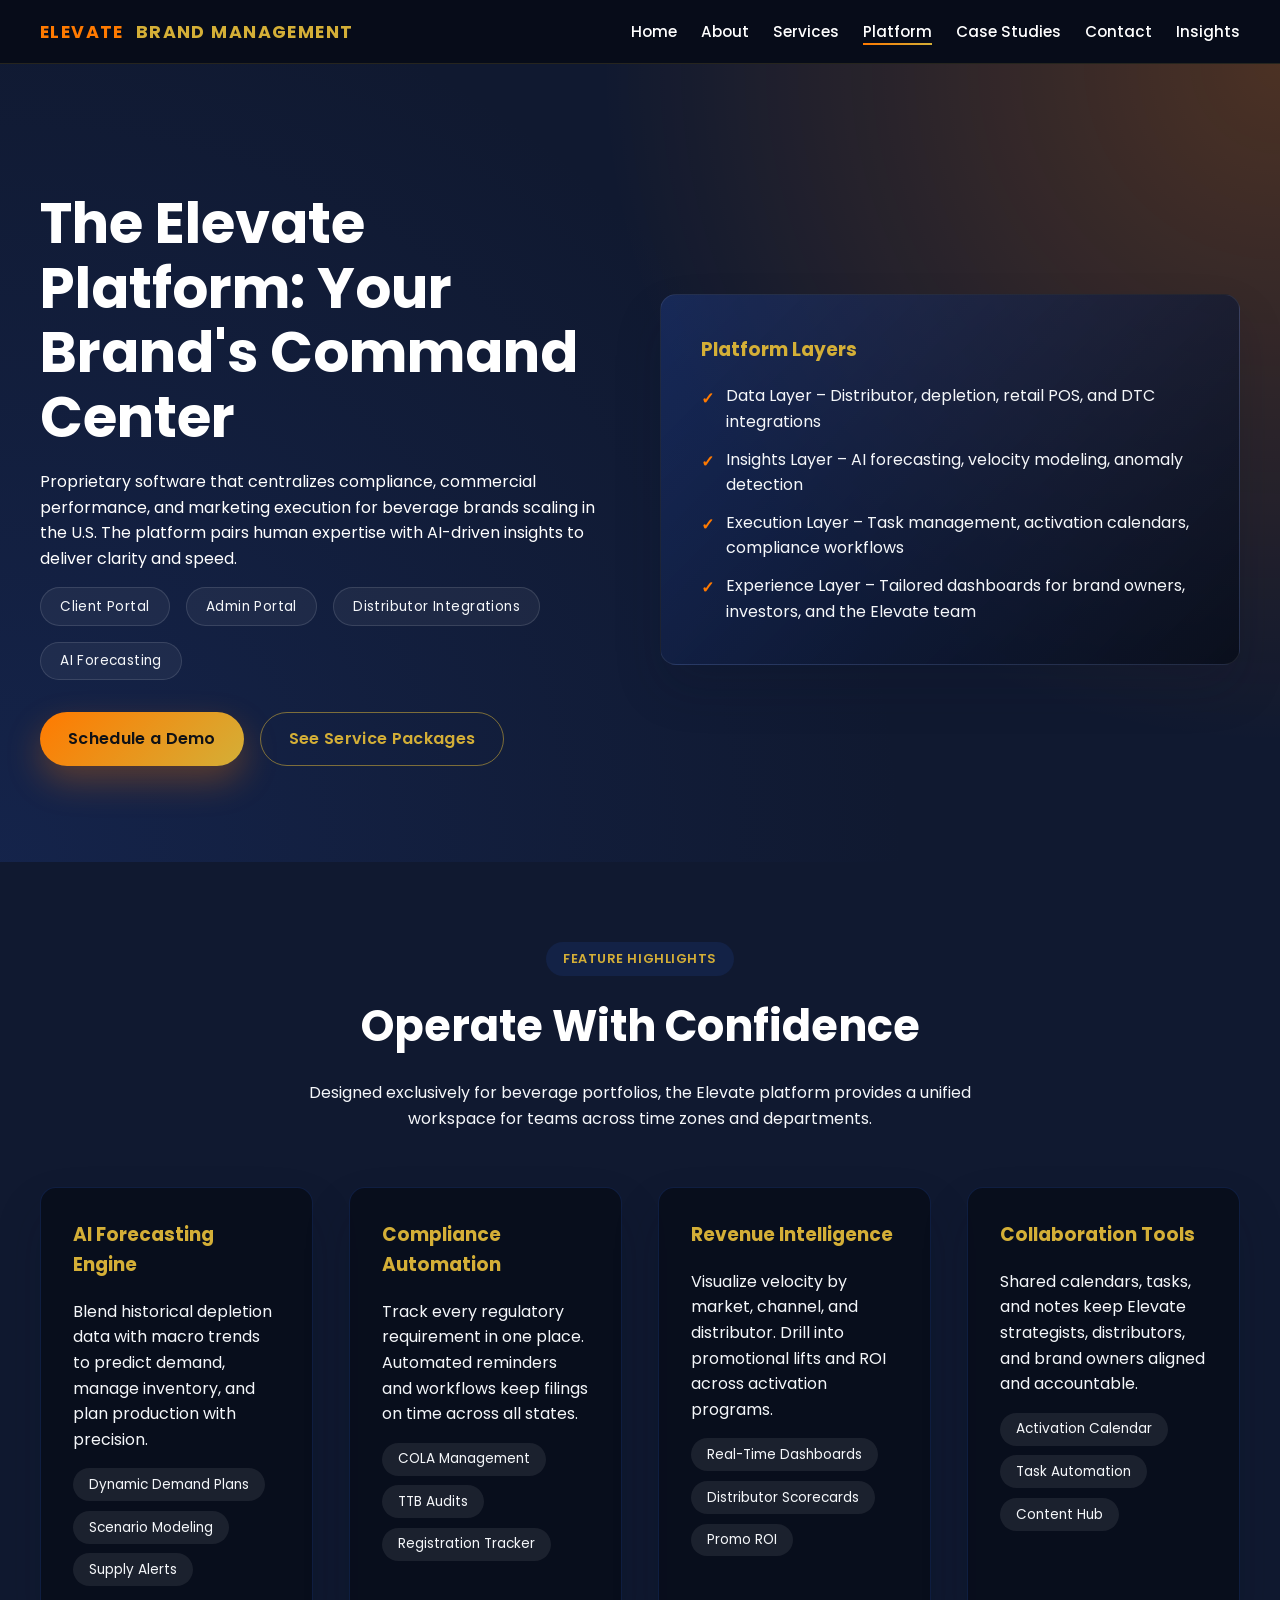
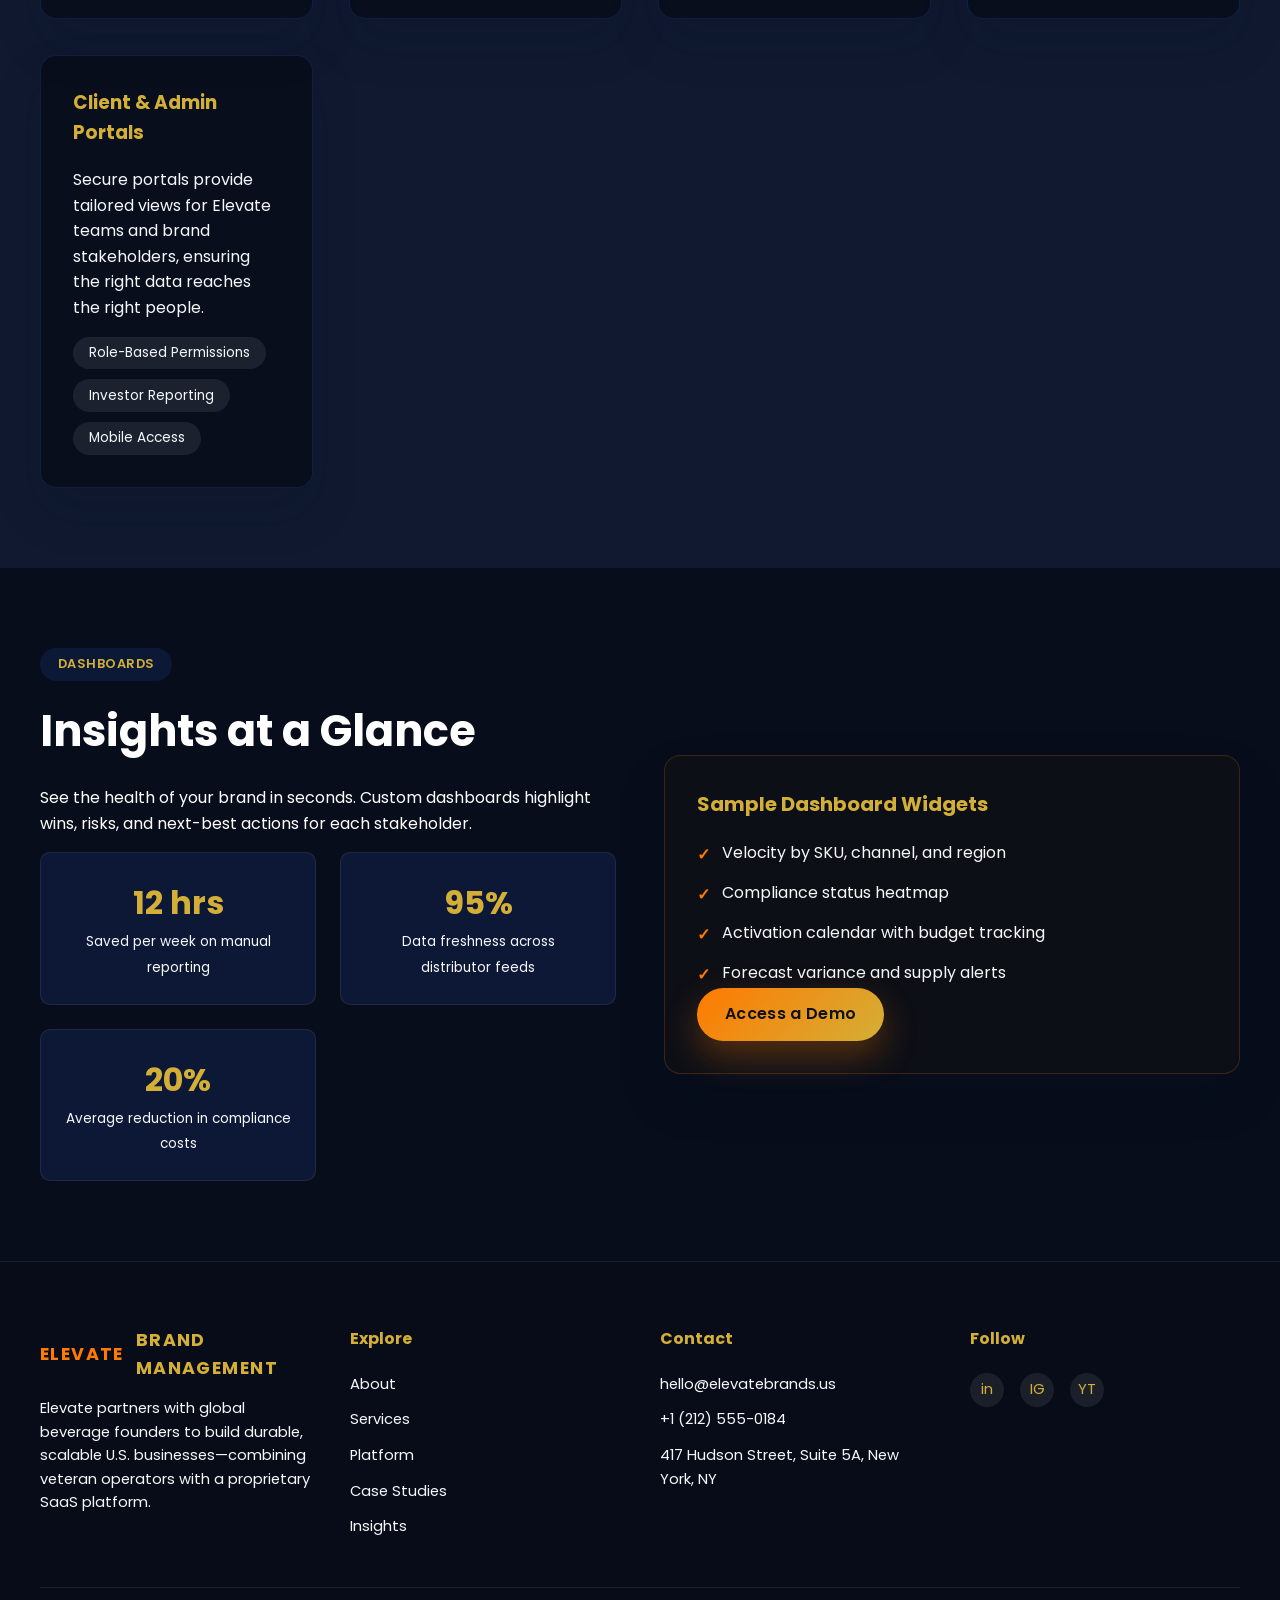
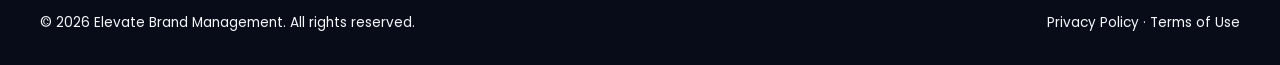
<file: platform.html>
<!DOCTYPE html>
<html lang="en">
  <head>
    <meta charset="UTF-8" />
    <meta name="viewport" content="width=device-width, initial-scale=1.0" />
    <title>Elevate Platform | AI-Powered Beverage Brand Operating System</title>
    <link rel="preconnect" href="https://fonts.googleapis.com" />
    <link rel="preconnect" href="https://fonts.gstatic.com" crossorigin />
    <link
      href="https://fonts.googleapis.com/css2?family=Poppins:wght@400;500;600;700&family=Source+Sans+Pro:wght@400;600&display=swap"
      rel="stylesheet"
    />
    <link rel="stylesheet" href="assets/css/styles.css" />
  </head>
  <body>
    <header>
      <div class="container navbar">
        <a class="nav-brand" href="index.html">
          <span>Elevate</span> Brand Management
        </a>
        <nav>
          <button class="nav-toggle" aria-label="Toggle navigation">
            <span></span>
            <span></span>
            <span></span>
          </button>
          <ul class="nav-links">
            <li><a href="index.html">Home</a></li>
            <li><a href="about.html">About</a></li>
            <li><a href="services.html">Services</a></li>
            <li><a href="platform.html">Platform</a></li>
            <li><a href="case-studies.html">Case Studies</a></li>
            <li><a href="contact.html">Contact</a></li>
            <li><a href="blog.html">Insights</a></li>
          </ul>
        </nav>
      </div>
    </header>

    <main>
      <section class="hero">
        <div class="container hero-content">
          <div class="hero-text">
            <h1>The Elevate Platform: Your Brand's Command Center</h1>
            <p>
              Proprietary software that centralizes compliance, commercial performance, and marketing
              execution for beverage brands scaling in the U.S. The platform pairs human expertise with
              AI-driven insights to deliver clarity and speed.
            </p>
            <div class="badge-row">
              <span class="badge">Client Portal</span>
              <span class="badge">Admin Portal</span>
              <span class="badge">Distributor Integrations</span>
              <span class="badge">AI Forecasting</span>
            </div>
            <div style="margin-top: 2rem; display: flex; flex-wrap: wrap; gap: 1rem">
              <a class="btn" href="contact.html">Schedule a Demo</a>
              <a class="btn secondary" href="services.html">See Service Packages</a>
            </div>
          </div>
          <div class="data-visual">
            <h3>Platform Layers</h3>
            <ul class="list">
              <li>Data Layer – Distributor, depletion, retail POS, and DTC integrations</li>
              <li>Insights Layer – AI forecasting, velocity modeling, anomaly detection</li>
              <li>Execution Layer – Task management, activation calendars, compliance workflows</li>
              <li>Experience Layer – Tailored dashboards for brand owners, investors, and the Elevate team</li>
            </ul>
          </div>
        </div>
      </section>

      <section class="section">
        <div class="container">
          <div class="section-header">
            <span class="section-label">Feature Highlights</span>
            <h2>Operate With Confidence</h2>
            <p class="section-intro">
              Designed exclusively for beverage portfolios, the Elevate platform provides a unified
              workspace for teams across time zones and departments.
            </p>
          </div>
          <div class="grid cols-3">
            <article class="platform-card">
              <h3>AI Forecasting Engine</h3>
              <p>
                Blend historical depletion data with macro trends to predict demand, manage inventory,
                and plan production with precision.
              </p>
              <div class="chips">
                <span class="chip">Dynamic Demand Plans</span>
                <span class="chip">Scenario Modeling</span>
                <span class="chip">Supply Alerts</span>
              </div>
            </article>
            <article class="platform-card">
              <h3>Compliance Automation</h3>
              <p>
                Track every regulatory requirement in one place. Automated reminders and workflows keep
                filings on time across all states.
              </p>
              <div class="chips">
                <span class="chip">COLA Management</span>
                <span class="chip">TTB Audits</span>
                <span class="chip">Registration Tracker</span>
              </div>
            </article>
            <article class="platform-card">
              <h3>Revenue Intelligence</h3>
              <p>
                Visualize velocity by market, channel, and distributor. Drill into promotional lifts and
                ROI across activation programs.
              </p>
              <div class="chips">
                <span class="chip">Real-Time Dashboards</span>
                <span class="chip">Distributor Scorecards</span>
                <span class="chip">Promo ROI</span>
              </div>
            </article>
            <article class="platform-card">
              <h3>Collaboration Tools</h3>
              <p>
                Shared calendars, tasks, and notes keep Elevate strategists, distributors, and brand
                owners aligned and accountable.
              </p>
              <div class="chips">
                <span class="chip">Activation Calendar</span>
                <span class="chip">Task Automation</span>
                <span class="chip">Content Hub</span>
              </div>
            </article>
            <article class="platform-card">
              <h3>Client & Admin Portals</h3>
              <p>
                Secure portals provide tailored views for Elevate teams and brand stakeholders,
                ensuring the right data reaches the right people.
              </p>
              <div class="chips">
                <span class="chip">Role-Based Permissions</span>
                <span class="chip">Investor Reporting</span>
                <span class="chip">Mobile Access</span>
              </div>
            </article>
          </div>
        </div>
      </section>

      <section class="section" style="background: rgba(7, 12, 24, 0.92)">
        <div class="container split">
          <div>
            <span class="section-label">Dashboards</span>
            <h2>Insights at a Glance</h2>
            <p>
              See the health of your brand in seconds. Custom dashboards highlight wins, risks, and
              next-best actions for each stakeholder.
            </p>
            <div class="platform-metrics">
              <div class="stat">
                <h4>12 hrs</h4>
                <span>Saved per week on manual reporting</span>
              </div>
              <div class="stat">
                <h4>95%</h4>
                <span>Data freshness across distributor feeds</span>
              </div>
              <div class="stat">
                <h4>20%</h4>
                <span>Average reduction in compliance costs</span>
              </div>
            </div>
          </div>
          <div class="hero-card">
            <h3>Sample Dashboard Widgets</h3>
            <ul class="list">
              <li>Velocity by SKU, channel, and region</li>
              <li>Compliance status heatmap</li>
              <li>Activation calendar with budget tracking</li>
              <li>Forecast variance and supply alerts</li>
            </ul>
            <a class="btn" href="contact.html">Access a Demo</a>
          </div>
        </div>
      </section>
    </main>

    <footer>
      <div class="container">
        <div class="footer-grid">
          <div>
            <a class="nav-brand" href="index.html">
              <span>Elevate</span> Brand Management
            </a>
            <p>
              Elevate partners with global beverage founders to build durable, scalable U.S.
              businesses—combining veteran operators with a proprietary SaaS platform.
            </p>
          </div>
          <div>
            <h4>Explore</h4>
            <ul>
              <li><a href="about.html">About</a></li>
              <li><a href="services.html">Services</a></li>
              <li><a href="platform.html">Platform</a></li>
              <li><a href="case-studies.html">Case Studies</a></li>
              <li><a href="blog.html">Insights</a></li>
            </ul>
          </div>
          <div>
            <h4>Contact</h4>
            <ul>
              <li>hello@elevatebrands.us</li>
              <li>+1 (212) 555-0184</li>
              <li>417 Hudson Street, Suite 5A, New York, NY</li>
            </ul>
          </div>
          <div>
            <h4>Follow</h4>
            <div class="socials">
              <a href="#" aria-label="LinkedIn">in</a>
              <a href="#" aria-label="Instagram">IG</a>
              <a href="#" aria-label="YouTube">YT</a>
            </div>
          </div>
        </div>
        <div class="footer-bottom">
          <span>© <span id="year"></span> Elevate Brand Management. All rights reserved.</span>
          <span>Privacy Policy · Terms of Use</span>
        </div>
      </div>
    </footer>

    <script src="assets/js/main.js"></script>
    <script>
      document.getElementById('year').textContent = new Date().getFullYear();
    </script>
  </body>
</html>
</file>
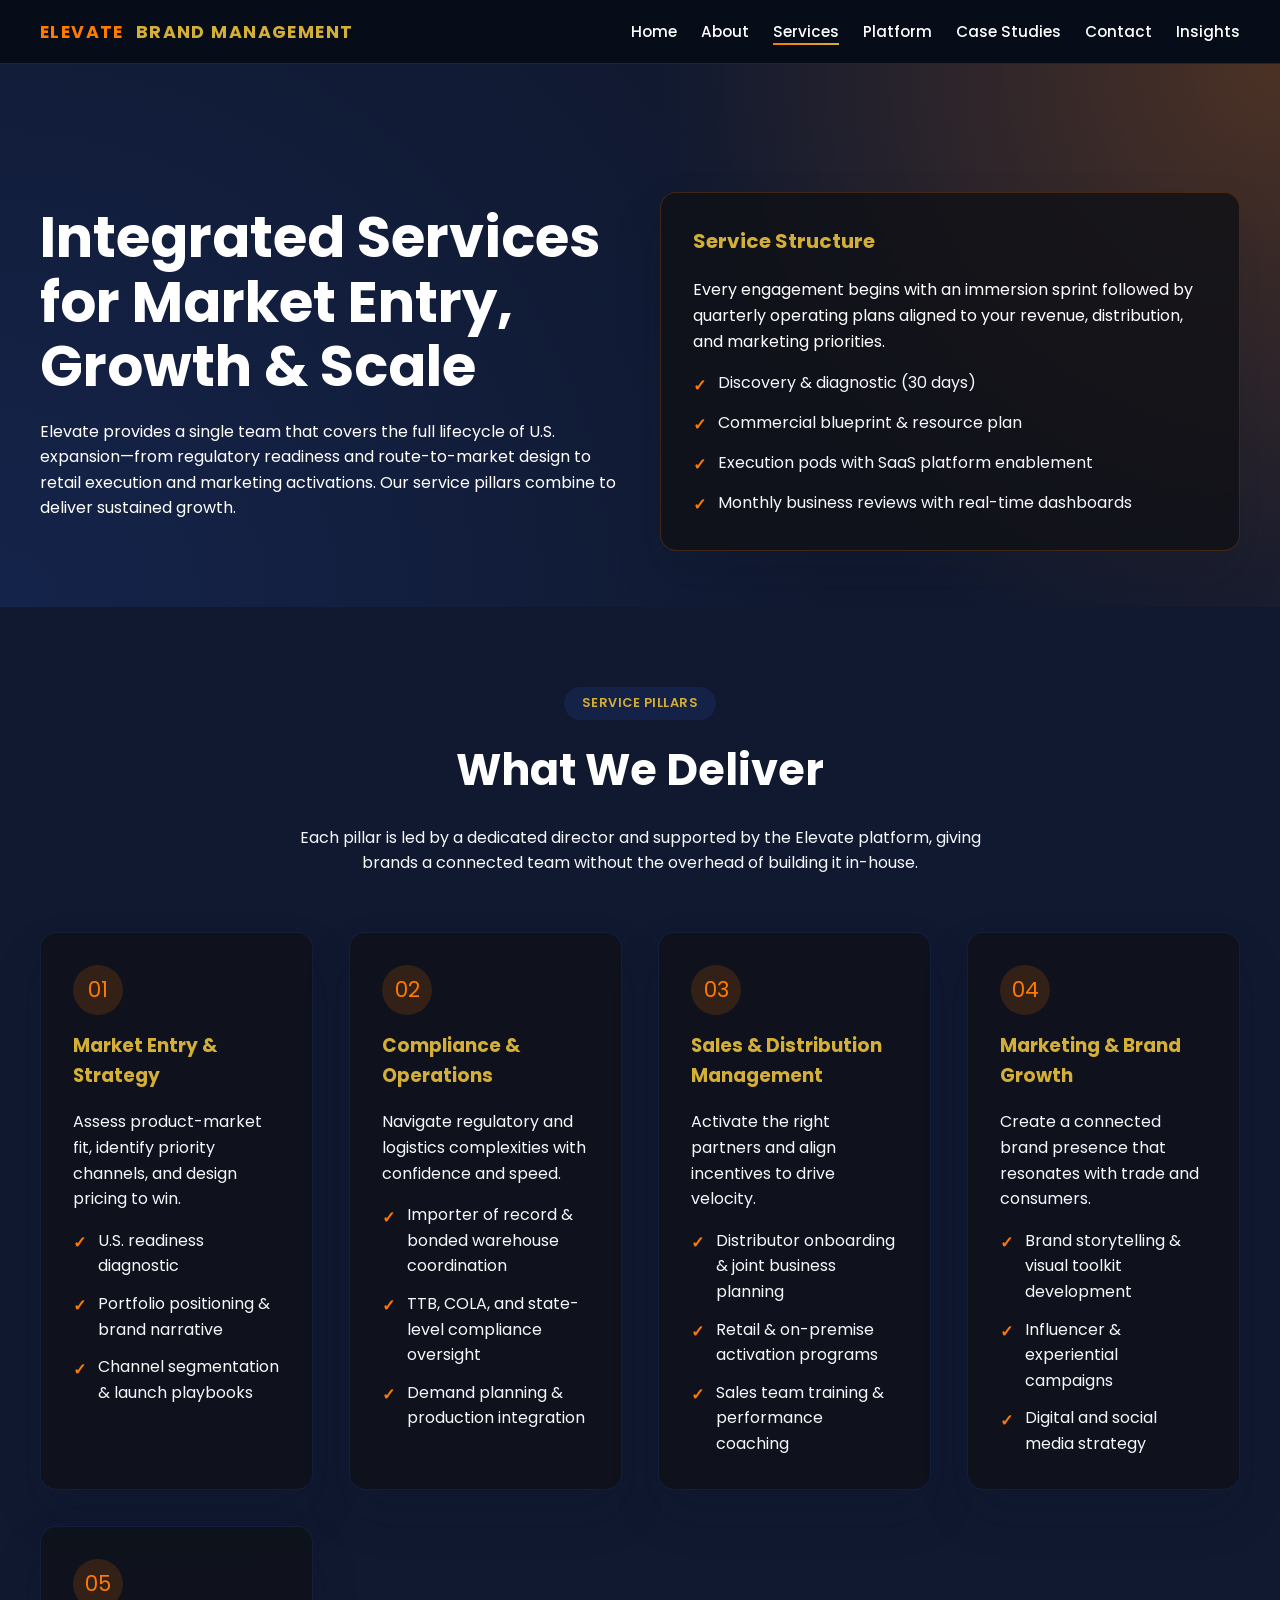
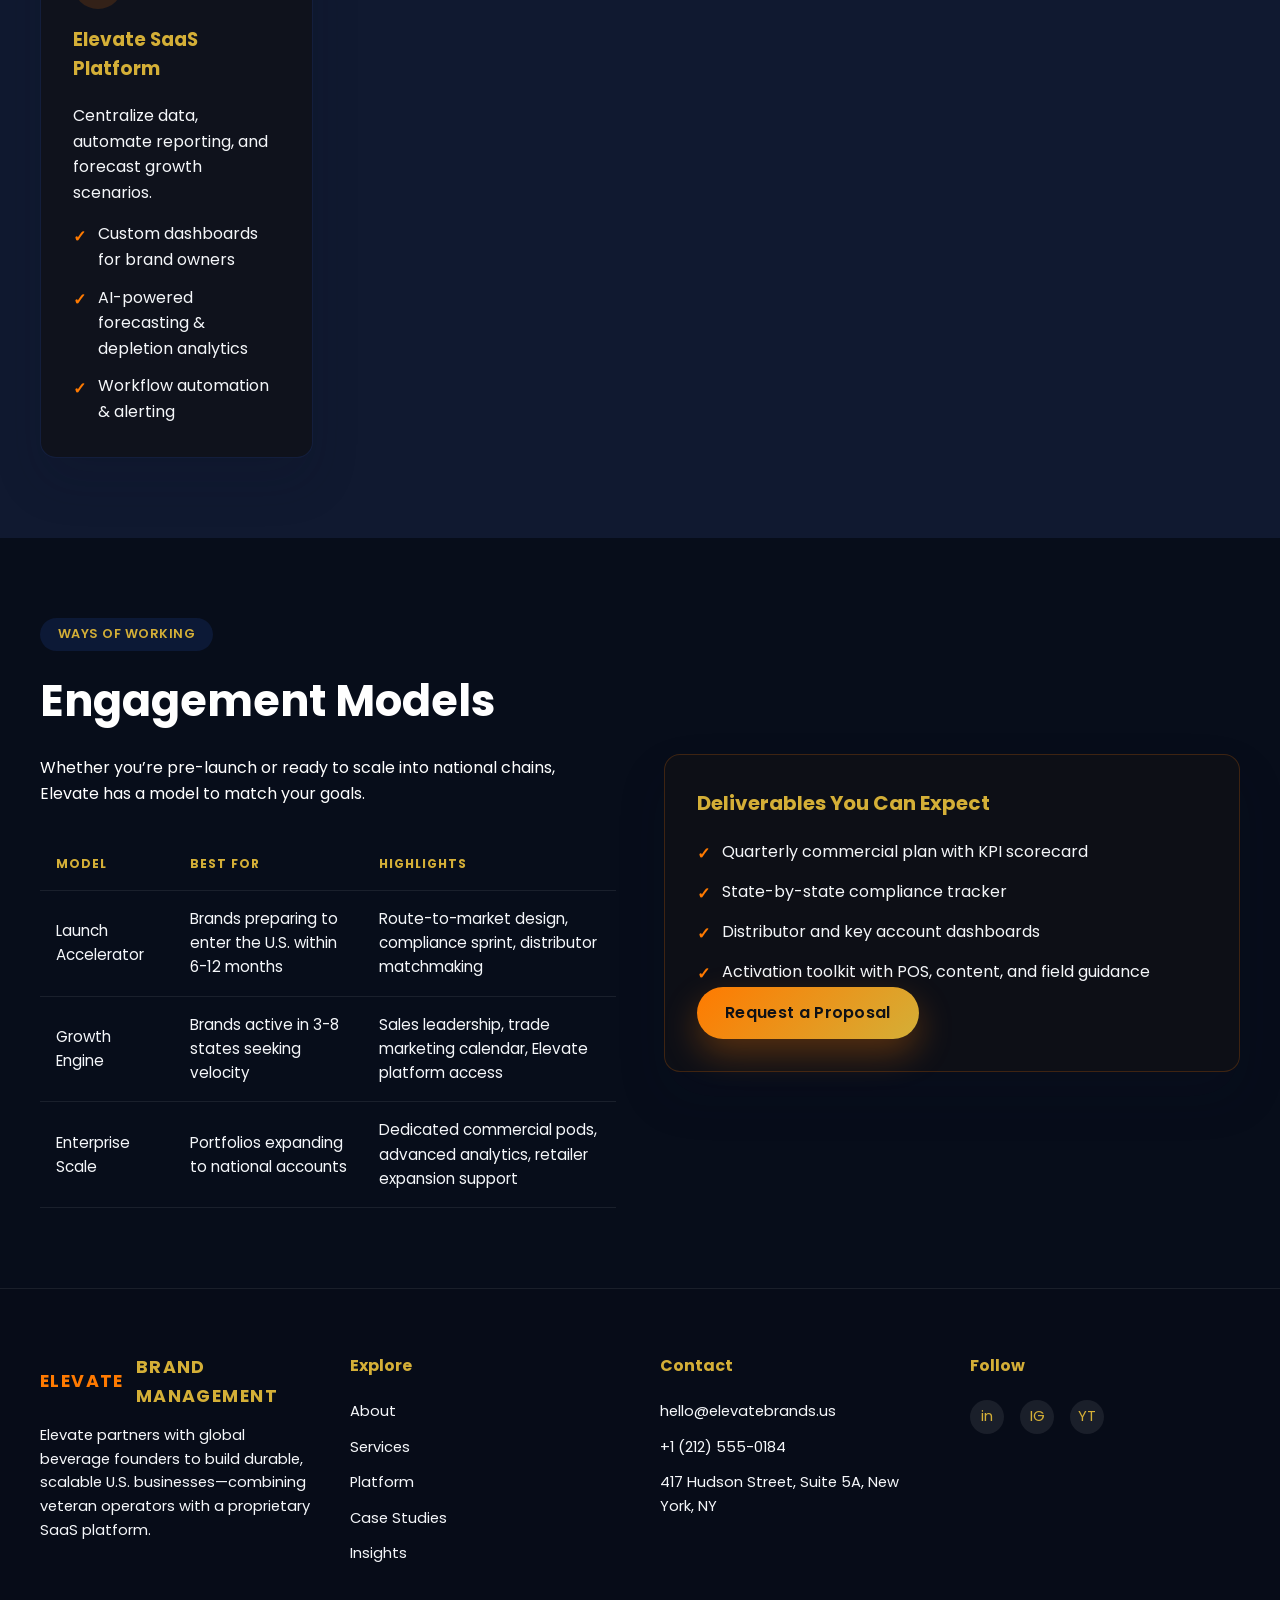
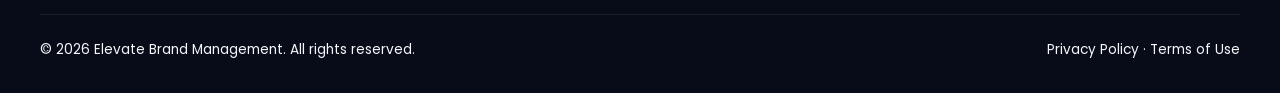
<file: services.html>
<!DOCTYPE html>
<html lang="en">
  <head>
    <meta charset="UTF-8" />
    <meta name="viewport" content="width=device-width, initial-scale=1.0" />
    <title>Services | Elevate Full-Service U.S. Market Expansion</title>
    <link rel="preconnect" href="https://fonts.googleapis.com" />
    <link rel="preconnect" href="https://fonts.gstatic.com" crossorigin />
    <link
      href="https://fonts.googleapis.com/css2?family=Poppins:wght@400;500;600;700&family=Source+Sans+Pro:wght@400;600&display=swap"
      rel="stylesheet"
    />
    <link rel="stylesheet" href="assets/css/styles.css" />
  </head>
  <body>
    <header>
      <div class="container navbar">
        <a class="nav-brand" href="index.html">
          <span>Elevate</span> Brand Management
        </a>
        <nav>
          <button class="nav-toggle" aria-label="Toggle navigation">
            <span></span>
            <span></span>
            <span></span>
          </button>
          <ul class="nav-links">
            <li><a href="index.html">Home</a></li>
            <li><a href="about.html">About</a></li>
            <li><a href="services.html">Services</a></li>
            <li><a href="platform.html">Platform</a></li>
            <li><a href="case-studies.html">Case Studies</a></li>
            <li><a href="contact.html">Contact</a></li>
            <li><a href="blog.html">Insights</a></li>
          </ul>
        </nav>
      </div>
    </header>

    <main>
      <section class="hero" style="padding-bottom: 3.5rem">
        <div class="container hero-content">
          <div class="hero-text">
            <h1>Integrated Services for Market Entry, Growth & Scale</h1>
            <p>
              Elevate provides a single team that covers the full lifecycle of U.S. expansion—from
              regulatory readiness and route-to-market design to retail execution and marketing
              activations. Our service pillars combine to deliver sustained growth.
            </p>
          </div>
          <div class="hero-card">
            <h3>Service Structure</h3>
            <p>
              Every engagement begins with an immersion sprint followed by quarterly operating plans
              aligned to your revenue, distribution, and marketing priorities.
            </p>
            <ul class="list">
              <li>Discovery & diagnostic (30 days)</li>
              <li>Commercial blueprint & resource plan</li>
              <li>Execution pods with SaaS platform enablement</li>
              <li>Monthly business reviews with real-time dashboards</li>
            </ul>
          </div>
        </div>
      </section>

      <section class="section">
        <div class="container">
          <div class="section-header">
            <span class="section-label">Service Pillars</span>
            <h2>What We Deliver</h2>
            <p class="section-intro">
              Each pillar is led by a dedicated director and supported by the Elevate platform, giving
              brands a connected team without the overhead of building it in-house.
            </p>
          </div>
          <div class="grid cols-3">
            <article class="card">
              <div class="icon-circle">01</div>
              <h3>Market Entry & Strategy</h3>
              <p>Assess product-market fit, identify priority channels, and design pricing to win.</p>
              <ul class="list">
                <li>U.S. readiness diagnostic</li>
                <li>Portfolio positioning & brand narrative</li>
                <li>Channel segmentation & launch playbooks</li>
              </ul>
            </article>
            <article class="card">
              <div class="icon-circle">02</div>
              <h3>Compliance & Operations</h3>
              <p>Navigate regulatory and logistics complexities with confidence and speed.</p>
              <ul class="list">
                <li>Importer of record & bonded warehouse coordination</li>
                <li>TTB, COLA, and state-level compliance oversight</li>
                <li>Demand planning & production integration</li>
              </ul>
            </article>
            <article class="card">
              <div class="icon-circle">03</div>
              <h3>Sales & Distribution Management</h3>
              <p>Activate the right partners and align incentives to drive velocity.</p>
              <ul class="list">
                <li>Distributor onboarding & joint business planning</li>
                <li>Retail & on-premise activation programs</li>
                <li>Sales team training & performance coaching</li>
              </ul>
            </article>
            <article class="card">
              <div class="icon-circle">04</div>
              <h3>Marketing & Brand Growth</h3>
              <p>Create a connected brand presence that resonates with trade and consumers.</p>
              <ul class="list">
                <li>Brand storytelling & visual toolkit development</li>
                <li>Influencer & experiential campaigns</li>
                <li>Digital and social media strategy</li>
              </ul>
            </article>
            <article class="card">
              <div class="icon-circle">05</div>
              <h3>Elevate SaaS Platform</h3>
              <p>Centralize data, automate reporting, and forecast growth scenarios.</p>
              <ul class="list">
                <li>Custom dashboards for brand owners</li>
                <li>AI-powered forecasting & depletion analytics</li>
                <li>Workflow automation & alerting</li>
              </ul>
            </article>
          </div>
        </div>
      </section>

      <section class="section" style="background: rgba(7, 12, 24, 0.92)">
        <div class="container split">
          <div>
            <span class="section-label">Ways of Working</span>
            <h2>Engagement Models</h2>
            <p>
              Whether you’re pre-launch or ready to scale into national chains, Elevate has a model to
              match your goals.
            </p>
            <div class="table-wrapper">
              <table class="table">
                <thead>
                  <tr>
                    <th>Model</th>
                    <th>Best For</th>
                    <th>Highlights</th>
                  </tr>
                </thead>
                <tbody>
                  <tr>
                    <td>Launch Accelerator</td>
                    <td>Brands preparing to enter the U.S. within 6-12 months</td>
                    <td>Route-to-market design, compliance sprint, distributor matchmaking</td>
                  </tr>
                  <tr>
                    <td>Growth Engine</td>
                    <td>Brands active in 3-8 states seeking velocity</td>
                    <td>Sales leadership, trade marketing calendar, Elevate platform access</td>
                  </tr>
                  <tr>
                    <td>Enterprise Scale</td>
                    <td>Portfolios expanding to national accounts</td>
                    <td>Dedicated commercial pods, advanced analytics, retailer expansion support</td>
                  </tr>
                </tbody>
              </table>
            </div>
          </div>
          <div class="hero-card">
            <h3>Deliverables You Can Expect</h3>
            <ul class="list">
              <li>Quarterly commercial plan with KPI scorecard</li>
              <li>State-by-state compliance tracker</li>
              <li>Distributor and key account dashboards</li>
              <li>Activation toolkit with POS, content, and field guidance</li>
            </ul>
            <a class="btn" href="contact.html">Request a Proposal</a>
          </div>
        </div>
      </section>
    </main>

    <footer>
      <div class="container">
        <div class="footer-grid">
          <div>
            <a class="nav-brand" href="index.html">
              <span>Elevate</span> Brand Management
            </a>
            <p>
              Elevate partners with global beverage founders to build durable, scalable U.S.
              businesses—combining veteran operators with a proprietary SaaS platform.
            </p>
          </div>
          <div>
            <h4>Explore</h4>
            <ul>
              <li><a href="about.html">About</a></li>
              <li><a href="services.html">Services</a></li>
              <li><a href="platform.html">Platform</a></li>
              <li><a href="case-studies.html">Case Studies</a></li>
              <li><a href="blog.html">Insights</a></li>
            </ul>
          </div>
          <div>
            <h4>Contact</h4>
            <ul>
              <li>hello@elevatebrands.us</li>
              <li>+1 (212) 555-0184</li>
              <li>417 Hudson Street, Suite 5A, New York, NY</li>
            </ul>
          </div>
          <div>
            <h4>Follow</h4>
            <div class="socials">
              <a href="#" aria-label="LinkedIn">in</a>
              <a href="#" aria-label="Instagram">IG</a>
              <a href="#" aria-label="YouTube">YT</a>
            </div>
          </div>
        </div>
        <div class="footer-bottom">
          <span>© <span id="year"></span> Elevate Brand Management. All rights reserved.</span>
          <span>Privacy Policy · Terms of Use</span>
        </div>
      </div>
    </footer>

    <script src="assets/js/main.js"></script>
    <script>
      document.getElementById('year').textContent = new Date().getFullYear();
    </script>
  </body>
</html>
</file>
<file: styles.css>
:root {
  --bg: #0f172a;
  --bg-soft: #f8fafc;
  --text: #111827;
  --white: #ffffff;
  --primary: #0ea5e9;
  --primary-dark: #0369a1;
  --border: #d1d5db;
}

* { box-sizing: border-box; }
body {
  margin: 0;
  font-family: Inter, -apple-system, BlinkMacSystemFont, "Segoe UI", sans-serif;
  color: var(--text);
  line-height: 1.6;
}
.container { width: min(1120px, 92%); margin: 0 auto; }
.section { padding: 4rem 0; }
.alt { background: var(--bg-soft); }

.site-header {
  position: sticky;
  top: 0;
  z-index: 10;
  background: rgba(15, 23, 42, 0.95);
}
.nav-wrap { display: flex; align-items: center; justify-content: space-between; gap: 1rem; padding: 1rem 0; }
.logo { color: var(--white); font-weight: 700; }
nav { display: flex; gap: 1rem; flex-wrap: wrap; }
nav a { color: #e5e7eb; text-decoration: none; font-size: .95rem; }

.hero { background: linear-gradient(135deg, var(--bg) 0%, #1f2937 100%); color: var(--white); padding: 5rem 0; }
.hero-grid { display: grid; grid-template-columns: 2fr 1fr; gap: 2rem; align-items: start; }
.eyebrow { text-transform: uppercase; letter-spacing: .08em; font-size: .8rem; color: #93c5fd; }
h1 { font-size: clamp(1.8rem, 3vw, 3rem); line-height: 1.2; margin: .25rem 0 1rem; }
.subheadline { color: #d1d5db; max-width: 70ch; }

.btn {
  display: inline-block;
  background: var(--primary);
  color: var(--white);
  text-decoration: none;
  border: none;
  padding: .8rem 1rem;
  border-radius: .5rem;
  font-weight: 600;
  cursor: pointer;
}
.btn:hover { background: var(--primary-dark); }
.btn-secondary { background: transparent; border: 1px solid #93c5fd; }
.btn-small { font-size: .9rem; padding: .6rem .75rem; }
.cta-row { display: flex; gap: .8rem; flex-wrap: wrap; margin-top: 1.25rem; }

.card {
  background: var(--white);
  border: 1px solid var(--border);
  border-radius: .8rem;
  padding: 1.2rem;
}
.quick-proof { color: var(--text); }
.quick-proof h2 { margin-top: 0; font-size: 1.2rem; }

.grid-2 { display: grid; grid-template-columns: 1.5fr 1fr; gap: 1.5rem; }
.callout { padding: 1rem; border-left: 4px solid var(--primary); background: #f0f9ff; }

.pill-grid { display: flex; flex-wrap: wrap; gap: .7rem; }
.pill-grid span { background: var(--white); border: 1px solid var(--border); border-radius: 999px; padding: .45rem .8rem; }

.cards { display: grid; grid-template-columns: repeat(3, 1fr); gap: 1rem; }
#service-packages .cards { grid-template-columns: repeat(2, 1fr); }
.cards .card a { color: var(--primary-dark); font-weight: 600; text-decoration: none; }

.split { display: grid; grid-template-columns: 1.2fr 1fr; gap: 1.2rem; align-items: start; }
label { display: block; font-weight: 600; margin-bottom: .7rem; }
input, select {
  width: 100%;
  padding: .6rem;
  border: 1px solid var(--border);
  border-radius: .5rem;
  margin-top: .35rem;
}
.small { font-size: .85rem; color: #4b5563; }
.center { text-align: center; }

.site-footer { background: #111827; color: #9ca3af; padding: 1.4rem 0; font-size: .92rem; }

@media (max-width: 900px) {
  .hero-grid, .grid-2, .split, .cards, #service-packages .cards {
    grid-template-columns: 1fr;
  }
  nav { display: none; }
}
</file>
<file: assets/css/styles.css>
:root {
  --color-black: #0f1116;
  --color-royal-blue: #1f3c88;
  --color-orange: #ff7a00;
  --color-gold: #d4af37;
  --color-white: #ffffff;
  --color-silver: #f5f7fa;
  --color-slate: #6c7283;
  --color-navy: #101930;
  --font-primary: 'Poppins', 'Segoe UI', sans-serif;
  --font-secondary: 'Source Sans Pro', 'Helvetica Neue', sans-serif;
  --max-width: 1200px;
  --transition: all 0.3s ease;
  --radius-md: 16px;
  --radius-sm: 10px;
  --shadow-soft: 0 24px 48px rgba(10, 20, 40, 0.16);
}

* {
  box-sizing: border-box;
}

body {
  margin: 0;
  font-family: var(--font-primary);
  color: var(--color-white);
  background-color: var(--color-navy);
  line-height: 1.6;
}

a {
  color: inherit;
  text-decoration: none;
}

a:hover,
a:focus {
  text-decoration: none;
}

img {
  max-width: 100%;
  display: block;
}

.container {
  width: min(100% - 3rem, var(--max-width));
  margin-inline: auto;
}

.btn {
  display: inline-flex;
  align-items: center;
  justify-content: center;
  gap: 0.5rem;
  padding: 0.85rem 1.75rem;
  border-radius: 999px;
  border: none;
  font-weight: 600;
  letter-spacing: 0.02em;
  cursor: pointer;
  transition: var(--transition);
  background: linear-gradient(135deg, var(--color-orange), var(--color-gold));
  color: var(--color-black);
  box-shadow: 0 15px 35px rgba(255, 122, 0, 0.3);
}

.btn.secondary {
  background: transparent;
  color: var(--color-gold);
  border: 1px solid rgba(212, 175, 55, 0.55);
  box-shadow: none;
}

.btn.secondary:hover {
  background: rgba(212, 175, 55, 0.1);
}

.btn:hover,
.btn:focus {
  transform: translateY(-2px);
  box-shadow: 0 18px 35px rgba(255, 122, 0, 0.35);
}

header {
  position: sticky;
  top: 0;
  z-index: 100;
  backdrop-filter: blur(18px);
  background: rgba(7, 12, 24, 0.9);
  border-bottom: 1px solid rgba(212, 175, 55, 0.15);
}

.navbar {
  display: flex;
  align-items: center;
  justify-content: space-between;
  padding: 1.1rem 0;
}

.nav-brand {
  display: flex;
  align-items: center;
  gap: 0.75rem;
  font-weight: 700;
  letter-spacing: 0.08em;
  text-transform: uppercase;
  font-size: 1.1rem;
  color: var(--color-gold);
}

.nav-brand span {
  color: var(--color-orange);
}

.nav-links {
  display: flex;
  align-items: center;
  gap: 1.5rem;
  list-style: none;
  margin: 0;
  padding: 0;
}

.nav-links a {
  color: var(--color-white);
  font-weight: 500;
  font-size: 0.95rem;
  position: relative;
  padding-bottom: 0.2rem;
}

.nav-links a::after {
  content: "";
  position: absolute;
  left: 0;
  bottom: 0;
  width: 0;
  height: 2px;
  background: linear-gradient(90deg, var(--color-orange), var(--color-gold));
  transition: var(--transition);
}

.nav-links a:hover::after,
.nav-links a:focus::after,
.nav-links a.active::after {
  width: 100%;
}

.nav-toggle {
  display: none;
  flex-direction: column;
  gap: 0.35rem;
  background: none;
  border: none;
  cursor: pointer;
}

.nav-toggle span {
  width: 26px;
  height: 3px;
  border-radius: 999px;
  background: var(--color-white);
  transition: var(--transition);
}

.hero {
  position: relative;
  padding: 8rem 0 6rem;
  overflow: hidden;
}

.hero::before {
  content: "";
  position: absolute;
  inset: 0;
  background: radial-gradient(circle at top right, rgba(255, 122, 0, 0.25), transparent 45%),
    radial-gradient(circle at bottom left, rgba(31, 60, 136, 0.3), transparent 60%);
  z-index: -1;
}

.hero-content {
  display: grid;
  gap: 2.5rem;
  align-items: center;
  grid-template-columns: repeat(auto-fit, minmax(280px, 1fr));
}

.hero-text h1 {
  font-size: clamp(2.5rem, 5vw, 3.5rem);
  margin: 0 0 1.2rem;
  line-height: 1.15;
}

.hero-text .highlight {
  background: linear-gradient(120deg, var(--color-orange) 0%, var(--color-gold) 45%, var(--color-white) 100%);
  -webkit-background-clip: text;
  -webkit-text-fill-color: transparent;
}

.hero-card {
  background: rgba(15, 17, 22, 0.8);
  border: 1px solid rgba(255, 122, 0, 0.2);
  border-radius: var(--radius-md);
  padding: 2rem;
  box-shadow: var(--shadow-soft);
}

.hero-card h3 {
  color: var(--color-gold);
  margin-top: 0;
  font-size: 1.25rem;
}

.section {
  padding: 5rem 0;
}

.section-header {
  text-align: center;
  margin-bottom: 3.5rem;
}

.section-label {
  display: inline-flex;
  align-items: center;
  gap: 0.5rem;
  padding: 0.4rem 1.1rem;
  border-radius: 999px;
  background: rgba(31, 60, 136, 0.25);
  color: var(--color-gold);
  font-weight: 600;
  letter-spacing: 0.04em;
  text-transform: uppercase;
  font-size: 0.8rem;
}

.section h2 {
  font-size: clamp(2rem, 4vw, 2.7rem);
  margin: 1rem 0 1.2rem;
}

.section p.section-intro {
  margin-inline: auto;
  max-width: 720px;
  color: var(--color-silver);
}

.grid {
  display: grid;
  gap: 2.25rem;
}

.grid.cols-3 {
  grid-template-columns: repeat(auto-fit, minmax(260px, 1fr));
}

.card {
  background: rgba(15, 17, 22, 0.75);
  border-radius: var(--radius-md);
  padding: 2rem;
  border: 1px solid rgba(31, 60, 136, 0.3);
  box-shadow: var(--shadow-soft);
  position: relative;
  overflow: hidden;
}

.card::before {
  content: "";
  position: absolute;
  inset: 0;
  background: linear-gradient(135deg, rgba(31, 60, 136, 0.4), transparent 65%);
  opacity: 0;
  transition: var(--transition);
  z-index: 0;
}

.card:hover::before {
  opacity: 1;
}

.card > * {
  position: relative;
  z-index: 1;
}

.card h3 {
  margin-top: 0;
  color: var(--color-gold);
}

.card p {
  color: var(--color-silver);
}

.card .icon-circle {
  width: 50px;
  height: 50px;
  border-radius: 999px;
  display: grid;
  place-items: center;
  background: rgba(255, 122, 0, 0.15);
  color: var(--color-orange);
  font-size: 1.3rem;
  margin-bottom: 1rem;
}

.list {
  list-style: none;
  padding: 0;
  margin: 0;
  display: grid;
  gap: 0.75rem;
}

.list li {
  display: flex;
  align-items: flex-start;
  gap: 0.75rem;
  color: var(--color-silver);
}

.list li::before {
  content: "\2713";
  color: var(--color-orange);
  font-weight: 700;
  margin-top: 0.15rem;
}

.split {
  display: grid;
  gap: 3rem;
  grid-template-columns: repeat(auto-fit, minmax(280px, 1fr));
  align-items: center;
}

.badge-row {
  display: flex;
  flex-wrap: wrap;
  gap: 1rem;
}

.badge {
  padding: 0.45rem 1.2rem;
  border-radius: 999px;
  border: 1px solid rgba(255, 255, 255, 0.12);
  background: rgba(255, 255, 255, 0.05);
  font-size: 0.85rem;
  letter-spacing: 0.03em;
  color: var(--color-silver);
}

.stat-grid {
  display: grid;
  gap: 1.5rem;
  grid-template-columns: repeat(auto-fit, minmax(160px, 1fr));
}

.stat {
  padding: 1.5rem;
  border-radius: var(--radius-sm);
  background: rgba(31, 60, 136, 0.25);
  border: 1px solid rgba(255, 255, 255, 0.08);
  text-align: center;
}

.stat h4 {
  margin: 0;
  font-size: 2rem;
  color: var(--color-gold);
}

.stat span {
  color: var(--color-silver);
  font-size: 0.85rem;
}

.testimonial {
  display: grid;
  gap: 1.5rem;
  align-items: center;
}

.testimonial blockquote {
  margin: 0;
  font-size: 1.1rem;
  color: var(--color-silver);
  font-style: italic;
}

.testimonial cite {
  display: block;
  margin-top: 1rem;
  color: var(--color-gold);
  font-style: normal;
  font-weight: 600;
}

.faq {
  display: grid;
  gap: 1rem;
}

.faq-item {
  padding: 1.5rem;
  background: rgba(15, 17, 22, 0.78);
  border-radius: var(--radius-sm);
  border: 1px solid rgba(31, 60, 136, 0.35);
}

.faq-item h4 {
  margin: 0 0 0.6rem;
  color: var(--color-gold);
}

.faq-item p {
  margin: 0;
  color: var(--color-silver);
}

footer {
  padding: 4rem 0 2rem;
  background: rgba(7, 12, 24, 0.95);
  border-top: 1px solid rgba(255, 255, 255, 0.08);
}

.footer-grid {
  display: grid;
  gap: 2.5rem;
  grid-template-columns: repeat(auto-fit, minmax(220px, 1fr));
}

footer h4 {
  margin-top: 0;
  color: var(--color-gold);
}

footer p,
footer li,
footer a {
  color: var(--color-silver);
  font-size: 0.92rem;
}

footer ul {
  list-style: none;
  padding: 0;
  margin: 0;
  display: grid;
  gap: 0.75rem;
}

.footer-bottom {
  display: flex;
  flex-wrap: wrap;
  justify-content: space-between;
  align-items: center;
  gap: 1rem;
  margin-top: 3rem;
  padding-top: 1.5rem;
  border-top: 1px solid rgba(255, 255, 255, 0.08);
  color: var(--color-silver);
  font-size: 0.85rem;
}

.socials {
  display: flex;
  gap: 1rem;
}

.socials a {
  width: 34px;
  height: 34px;
  border-radius: 50%;
  display: grid;
  place-items: center;
  background: rgba(255, 255, 255, 0.08);
  color: var(--color-gold);
}

.hero-image {
  position: relative;
  border-radius: var(--radius-md);
  overflow: hidden;
  border: 1px solid rgba(255, 122, 0, 0.25);
  background: linear-gradient(135deg, rgba(31, 60, 136, 0.6), rgba(15, 17, 22, 0.9));
  padding: 3rem 2rem;
  box-shadow: var(--shadow-soft);
}

.hero-image::after {
  content: "";
  position: absolute;
  inset: 0;
  background: linear-gradient(135deg, transparent, rgba(255, 255, 255, 0.08));
  pointer-events: none;
}

.hero-image .stat-chip {
  background: rgba(7, 12, 24, 0.7);
  border: 1px solid rgba(255, 255, 255, 0.1);
  border-radius: 12px;
  padding: 1.2rem;
  margin-bottom: 1rem;
}

.hero-image .stat-chip strong {
  display: block;
  color: var(--color-gold);
  font-size: 1.4rem;
}

.contact-card {
  background: rgba(15, 17, 22, 0.8);
  border: 1px solid rgba(31, 60, 136, 0.3);
  border-radius: var(--radius-md);
  padding: 2.25rem;
  box-shadow: var(--shadow-soft);
}

.contact-card form {
  display: grid;
  gap: 1.25rem;
}

.contact-card label {
  font-weight: 600;
  color: var(--color-gold);
  font-size: 0.95rem;
}

.contact-card input,
.contact-card textarea,
.contact-card select {
  width: 100%;
  padding: 0.85rem 1rem;
  border-radius: 12px;
  border: 1px solid rgba(255, 255, 255, 0.12);
  background: rgba(7, 12, 24, 0.6);
  color: var(--color-white);
  font-family: var(--font-secondary);
  font-size: 0.95rem;
  transition: var(--transition);
}

.contact-card textarea {
  min-height: 140px;
  resize: vertical;
}

.contact-card input:focus,
.contact-card textarea:focus,
.contact-card select:focus {
  outline: none;
  border-color: rgba(255, 122, 0, 0.7);
  box-shadow: 0 0 0 3px rgba(255, 122, 0, 0.2);
}

.table {
  width: 100%;
  border-collapse: collapse;
  margin-top: 2rem;
}

.table th,
.table td {
  padding: 1rem;
  text-align: left;
  border-bottom: 1px solid rgba(255, 255, 255, 0.08);
  color: var(--color-silver);
  font-size: 0.95rem;
}

.table th {
  color: var(--color-gold);
  text-transform: uppercase;
  font-size: 0.75rem;
  letter-spacing: 0.08em;
}

.case-study {
  background: rgba(15, 17, 22, 0.8);
  border-radius: var(--radius-md);
  border: 1px solid rgba(255, 255, 255, 0.08);
  padding: 2.25rem;
  box-shadow: var(--shadow-soft);
  display: grid;
  gap: 1.5rem;
}

.case-study header {
  display: flex;
  flex-direction: column;
  gap: 0.25rem;
  border-bottom: none;
  position: relative;
  background: transparent;
  padding: 0;
}

.case-study h3 {
  margin: 0;
  color: var(--color-gold);
}

.case-study .tags {
  display: flex;
  flex-wrap: wrap;
  gap: 0.6rem;
}

.case-study .tag {
  padding: 0.35rem 1rem;
  border-radius: 999px;
  background: rgba(31, 60, 136, 0.35);
  color: var(--color-white);
  font-size: 0.8rem;
  letter-spacing: 0.05em;
  text-transform: uppercase;
}

.case-study strong {
  color: var(--color-orange);
}

.timeline {
  display: grid;
  gap: 1.5rem;
}

.timeline-item {
  display: grid;
  gap: 0.75rem;
  padding-left: 1.5rem;
  border-left: 2px solid rgba(255, 122, 0, 0.4);
}

.timeline-item h4 {
  margin: 0;
  color: var(--color-gold);
}

.timeline-item span {
  color: var(--color-slate);
  font-size: 0.85rem;
}

.clients {
  display: grid;
  gap: 1.2rem;
  grid-template-columns: repeat(auto-fit, minmax(140px, 1fr));
}

.client-card {
  border-radius: var(--radius-sm);
  background: rgba(7, 12, 24, 0.65);
  border: 1px solid rgba(255, 255, 255, 0.08);
  padding: 1.5rem;
  text-align: center;
  color: var(--color-silver);
}

.blog-list {
  display: grid;
  gap: 2rem;
  grid-template-columns: repeat(auto-fit, minmax(260px, 1fr));
}

.blog-card {
  padding: 2rem;
  background: rgba(15, 17, 22, 0.85);
  border-radius: var(--radius-md);
  border: 1px solid rgba(31, 60, 136, 0.3);
  box-shadow: var(--shadow-soft);
  display: grid;
  gap: 1.25rem;
}

.blog-card span {
  color: var(--color-orange);
  font-size: 0.8rem;
  letter-spacing: 0.05em;
  text-transform: uppercase;
}

.blog-card h3 {
  margin: 0;
  color: var(--color-gold);
}

.blog-card a {
  color: var(--color-orange);
  font-weight: 600;
}

.values-grid {
  display: grid;
  gap: 2rem;
  grid-template-columns: repeat(auto-fit, minmax(220px, 1fr));
}

.value-card {
  padding: 2rem;
  border-radius: var(--radius-md);
  background: rgba(7, 12, 24, 0.75);
  border: 1px solid rgba(31, 60, 136, 0.35);
}

.value-card h3 {
  margin-top: 0;
  color: var(--color-gold);
}

.team-grid {
  display: grid;
  gap: 2rem;
  grid-template-columns: repeat(auto-fit, minmax(220px, 1fr));
}

.team-card {
  background: rgba(15, 17, 22, 0.8);
  border-radius: var(--radius-md);
  border: 1px solid rgba(255, 255, 255, 0.08);
  padding: 2rem;
  text-align: center;
}

.team-card h3 {
  margin: 1.2rem 0 0.35rem;
  color: var(--color-gold);
}

.team-card span {
  color: var(--color-orange);
  font-size: 0.9rem;
  letter-spacing: 0.05em;
}

.platform-metrics {
  display: grid;
  gap: 1.5rem;
  grid-template-columns: repeat(auto-fit, minmax(200px, 1fr));
}

.platform-card {
  padding: 2rem;
  border-radius: var(--radius-md);
  border: 1px solid rgba(31, 60, 136, 0.35);
  background: rgba(7, 12, 24, 0.8);
  box-shadow: var(--shadow-soft);
}

.platform-card h3 {
  margin-top: 0;
  color: var(--color-gold);
}

.platform-card p {
  color: var(--color-silver);
}

.data-visual {
  border-radius: var(--radius-md);
  border: 1px solid rgba(255, 255, 255, 0.08);
  background: linear-gradient(135deg, rgba(31, 60, 136, 0.45), rgba(7, 12, 24, 0.8));
  padding: 2.5rem;
  box-shadow: var(--shadow-soft);
}

.data-visual h3 {
  margin-top: 0;
  color: var(--color-gold);
}

.chips {
  display: flex;
  flex-wrap: wrap;
  gap: 0.6rem;
}

.chip {
  padding: 0.35rem 1rem;
  border-radius: 999px;
  background: rgba(255, 255, 255, 0.08);
  color: var(--color-silver);
  font-size: 0.85rem;
}

@media (max-width: 960px) {
  .nav-links {
    position: absolute;
    top: 100%;
    right: 1.5rem;
    background: rgba(7, 12, 24, 0.95);
    flex-direction: column;
    width: 220px;
    padding: 1.5rem;
    border-radius: var(--radius-md);
    border: 1px solid rgba(255, 255, 255, 0.08);
    box-shadow: var(--shadow-soft);
    transform-origin: top right;
    transform: scale(0.95);
    opacity: 0;
    pointer-events: none;
    transition: var(--transition);
  }

  .nav-links.open {
    opacity: 1;
    pointer-events: auto;
    transform: scale(1);
  }

  .nav-toggle {
    display: flex;
  }
}

@media (max-width: 640px) {
  .hero {
    padding: 6rem 0 4rem;
  }

  .section {
    padding: 4rem 0;
  }

  .btn {
    width: 100%;
  }
}
</file>
